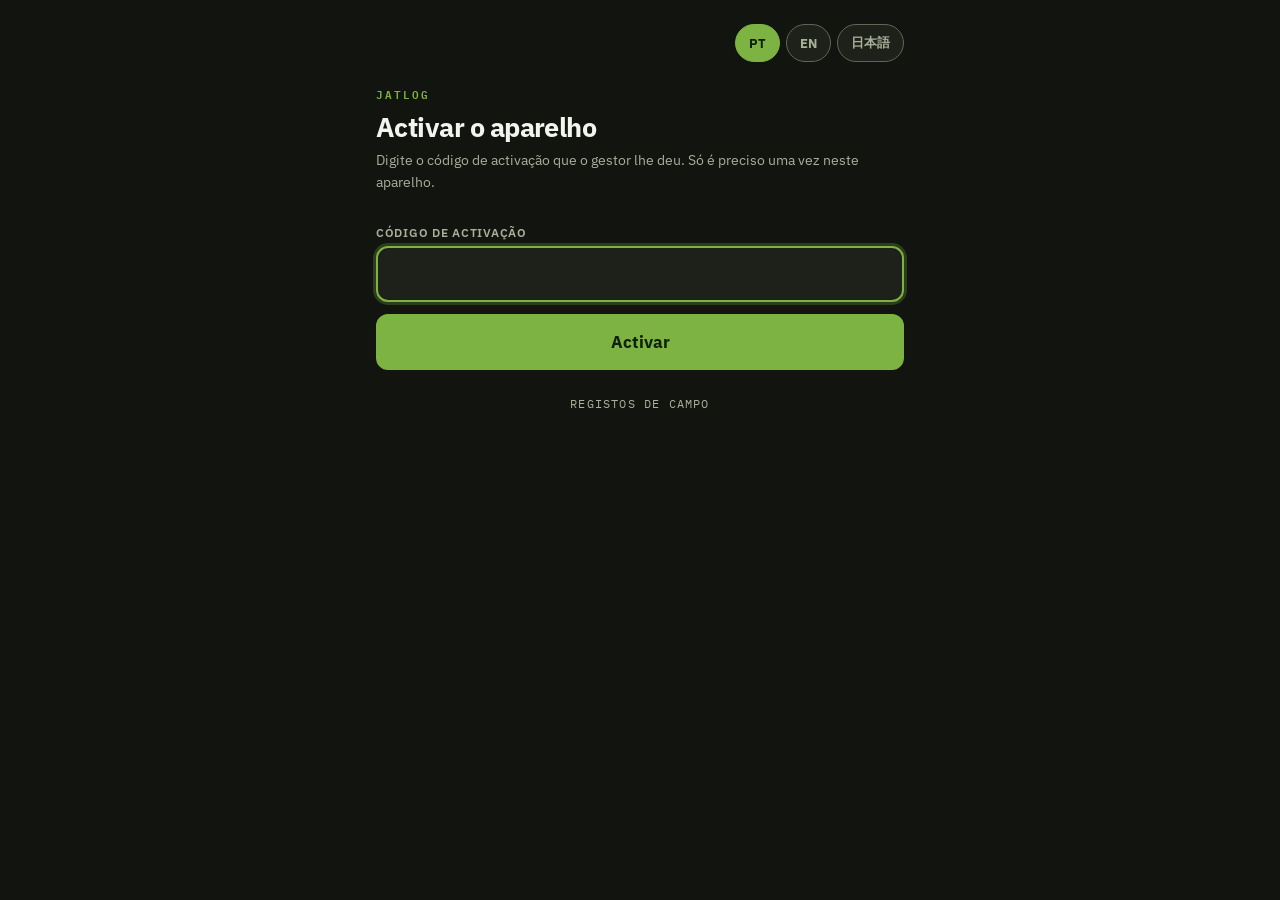
<file: docs/index.html>
<!DOCTYPE html>
<html lang="pt-PT">
<head>
<meta charset="UTF-8">
<meta name="viewport" content="width=device-width, initial-scale=1, maximum-scale=1, user-scalable=no, viewport-fit=cover">
<title>JatLog</title>

<link rel="manifest" href="./manifest.webmanifest">
<meta name="theme-color" content="#12140F">
<meta name="apple-mobile-web-app-capable" content="yes">
<meta name="mobile-web-app-capable" content="yes">
<meta name="apple-mobile-web-app-status-bar-style" content="black-translucent">
<meta name="apple-mobile-web-app-title" content="JatLog">
<link rel="apple-touch-icon" href="./icon-192.png">
<link rel="icon" type="image/png" href="./icon-192.png">

<link rel="preconnect" href="https://fonts.googleapis.com">
<link rel="preconnect" href="https://fonts.gstatic.com" crossorigin>
<link href="https://fonts.googleapis.com/css2?family=IBM+Plex+Mono:wght@400;500;600;700&family=IBM+Plex+Sans:wght@400;500;600;700&display=swap" rel="stylesheet">
<link rel="stylesheet" href="./styles.css">
</head>
<body>

<main id="palco">

  <!-- escolha do idioma: vale para os dois módulos -->
  <div class="idiomas" id="idiomas" hidden></div>

  <!-- ---------------------------------------------------- 0. activação ---- -->
  <section class="ecra" id="ecraActivacao" hidden>
    <div class="login-head">
      <div class="mark">JatLog</div>
      <h1 data-t="activacao.titulo"></h1>
      <p data-t="activacao.texto"></p>
    </div>
    <div class="painel">
      <div class="banner error" id="avisoActivacao" hidden></div>
      <div class="banner info" id="estadoActivacao" data-t="activacao.aVerificar" hidden></div>
      <label class="campo" for="inpCodigo" data-t="activacao.campo"></label>
      <input type="text" id="inpCodigo" autocomplete="off" autocapitalize="off"
             autocorrect="off" spellcheck="false" enterkeyhint="go">
      <button class="btn principal" id="btnActivar" data-t="activacao.botao"></button>
    </div>
    <div class="appfoot" data-t="app.subtitulo"></div>
  </section>

  <!-- ------------------------------------------------------- 1. entrada ---- -->
  <section class="ecra" id="ecraEntrada" hidden>
    <div class="login-head">
      <div class="mark">JatLog</div>
      <h1 data-t="entrada.titulo"></h1>
      <p data-t="entrada.texto"></p>
    </div>
    <div class="painel">
      <div class="banner error" id="avisoEntrada" hidden></div>

      <div class="banner info" id="avisoAdminActivo" data-t="entrada.adminActivo" hidden></div>
      <button class="btn ligacao" id="btnSairAdmin" data-t="entrada.sairAdmin" hidden></button>

      <label class="campo" for="inpNome" data-t="entrada.nome"></label>
      <input type="text" id="inpNome" data-tph="entrada.nomePlaceholder" autocomplete="name"
             autocapitalize="words" enterkeyhint="go">

      <details id="blocoAdmin">
        <summary data-t="entrada.admin"></summary>
        <label class="campo" for="inpSenha" data-t="entrada.senha"></label>
        <input type="password" id="inpSenha" data-tph="entrada.senhaPlaceholder"
               autocomplete="off">
      </details>

      <button class="btn principal" id="btnComecar" data-t="entrada.botao"></button>
    </div>
    <div class="appfoot" data-t="app.rodape"></div>
  </section>

  <!-- ---------------------------------------------------------- 2. menu ---- -->
  <section class="ecra" id="ecraMenu" hidden>
    <div class="login-head">
      <div class="mark">JatLog</div>
      <h1 data-t="menu.titulo"></h1>
      <p id="subMenu"></p>
    </div>

    <!-- Estado do envio numa linha só (2026-08-30). Antes eram dois botões
         de faixa inteira ("Verificar actualização" no topo, "Enviar agora"
         no fundo) mais os crachás dos cartões — o Kaz pediu o ecrã mais
         leve. Com fila: faixa âmbar com o total e o botão de enviar. Sem
         fila: um visto discreto, e nenhum botão — enviar sem nada por
         enviar só dizia "já está tudo enviado". -->
    <div class="estado-envio" id="estadoEnvio" hidden>
      <span id="estadoEnvioTexto"></span>
      <button class="btn mini" id="btnEnviarAgoraMenu" data-t="menu.enviarAgora"></button>
    </div>
    <div class="estado-ok" id="estadoOk" data-t="menu.tudoEnviado" hidden></div>

    <div class="painel">
      <a class="cartao-menu" id="cartaoColheita" href="./colheita/">
        <span class="cartao-t" data-t="menu.colheita"></span>
        <span class="cartao-d" data-t="menu.colheitaDesc"></span>
        <span class="cartao-fila" id="filaColheita" hidden></span>
      </a>

      <a class="cartao-menu" id="cartaoIndia" href="./india/">
        <span class="cartao-t" data-t="menu.india"></span>
        <span class="cartao-d" data-t="menu.indiaDesc"></span>
        <span class="cartao-fila" id="filaIndia" hidden></span>
      </a>

      <a class="cartao-menu" id="cartaoPesagem" href="./pesagem/">
        <span class="cartao-t" data-t="menu.pesagem"></span>
        <span class="cartao-d" data-t="menu.pesagemDesc"></span>
        <span class="cartao-fila" id="filaPesagem" hidden></span>
      </a>
    </div>

    <!-- Manutenção rara, em comprimidos pequenos e não em faixas: quatro
         faixas cinzentas iguais liam-se como quatro decisões do mesmo peso
         que os cartões. O desactivar é o único a vermelho (destrói). -->
    <div class="accoes-mini">
      <button class="btn mini" id="btnSairAdmin2" data-t="entrada.sairAdmin" hidden></button>
      <button class="btn mini" id="btnTrocarUsuario" data-t="geral.trocarUsuario"></button>
      <button class="btn mini" id="btnVerificarAtualizacao" data-t="atualizar.botao"></button>
      <button class="btn mini perigoso" id="btnDesactivar" data-t="menu.desactivar"></button>
    </div>

    <div class="appfoot" data-t="app.rodape"></div>
  </section>

</main>

<div id="brinde" hidden></div>

<script src="./config.js"></script>
<script src="./shell_i18n.js"></script>
<script src="./shell.js"></script>
</body>
</html>
</file>
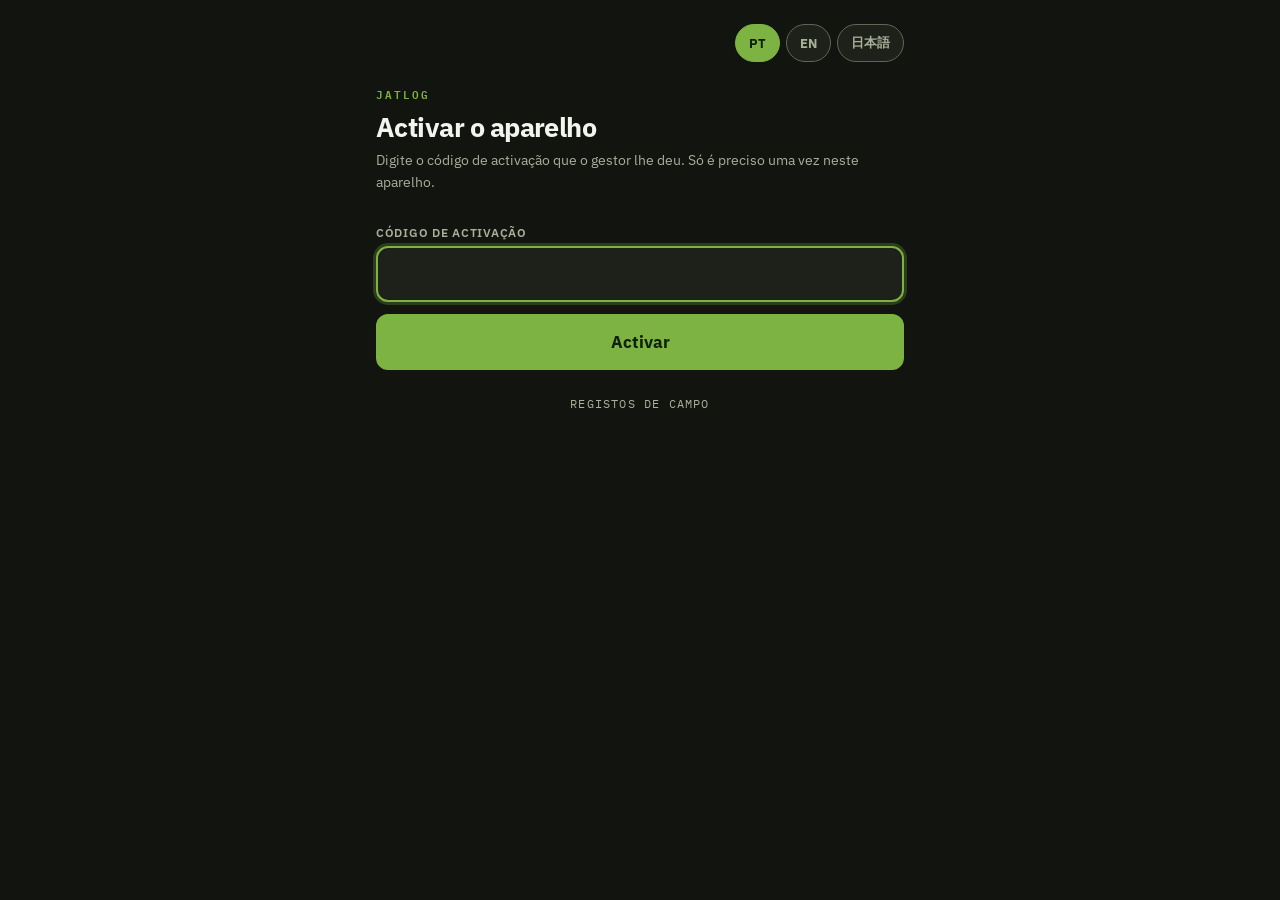
<file: docs/colheita/index.html>
<!DOCTYPE html>
<html lang="pt-PT">
<head>
<meta charset="UTF-8">
<meta name="viewport" content="width=device-width, initial-scale=1, maximum-scale=1, user-scalable=no, viewport-fit=cover">
<title>JatLog</title>

<link rel="manifest" href="../manifest.webmanifest">
<meta name="theme-color" content="#12140F">
<meta name="apple-mobile-web-app-capable" content="yes">
<meta name="mobile-web-app-capable" content="yes">
<meta name="apple-mobile-web-app-status-bar-style" content="black-translucent">
<meta name="apple-mobile-web-app-title" content="JatLog">
<link rel="apple-touch-icon" href="../icon-192.png">
<link rel="icon" type="image/png" href="../icon-192.png">

<link rel="preconnect" href="https://fonts.googleapis.com">
<link rel="preconnect" href="https://fonts.gstatic.com" crossorigin>
<link href="https://fonts.googleapis.com/css2?family=IBM+Plex+Mono:wght@400;500;600;700&family=IBM+Plex+Sans:wght@400;500;600;700&display=swap" rel="stylesheet">
<link rel="stylesheet" href="../styles.css">
<link rel="stylesheet" href="./styles.css">
</head>
<body>

<!-- barra de rede / fila de envio -->
<div id="barra" hidden></div>

<main id="palco">

  <!-- escolha do idioma (só nos ecrãs de entrada) -->
  <div class="idiomas" id="idiomas" hidden></div>

  <!-- A activação e o nome são pedidos uma só vez, no menu (../index.html).
       Este módulo começa já na escolha do local e do mês. -->

  <!-- ------------------------------------------------- 2. local e mês ---- -->
  <section class="ecra" id="ecraLocal" hidden>
    <div class="login-head">
      <div class="mark">JatLog</div>
      <h1 data-t="local.titulo"></h1>
      <p id="subLocal"></p>
    </div>
    <div class="painel">
      <div class="banner error" id="avisoLocal" hidden></div>

      <!-- O local escolhe-se sempre, sem nada pré-marcado: com um valor por
           omissão era fácil registar em Tanheia o que se pesou no 7 de Abril. -->
      <div class="campo" data-t="local.local"></div>
      <div id="escolhaLocal" class="escolhas-local"></div>

      <div class="duas" id="linhaMesAno">
        <div>
          <label class="campo" for="selMes" data-t="local.mes"></label>
          <select id="selMes"></select>
        </div>
        <div>
          <label class="campo" for="selAno" data-t="local.ano"></label>
          <select id="selAno"></select>
        </div>
      </div>
      <button class="btn principal" id="btnContinuar" data-t="local.botao"></button>
    </div>
    <div class="accoes">
      <button class="btn ligacao" id="btnMenu2" data-t="geral.menu"></button>
    </div>

    <!-- Mal se marca um local, aparece aqui o histórico dele com os meses
         todos misturados, do mais novo para o mais velho, com os mesmos
         toques para corrigir do histórico do mês (Kaz, 2026-08-30). O
         servidor já sabia responder: action=log com month vazio. -->
    <div id="historicoLocal" hidden>
      <div class="linha-eyebrow" style="margin-top:26px">
        <div class="eyebrow" data-t="histLocal.titulo"></div>
      </div>
      <div class="banner info" id="histLocalNota" hidden></div>
      <div id="listaHistoricoLocal"></div>
    </div>

    <div class="appfoot" data-t="app.rodape"></div>
  </section>

  <!-- ------------------------------------------------ barra de contexto ---- -->
  <div class="topbar" id="topo" hidden>
    <div class="who">
      <div class="name" id="topoNome"></div>
      <div class="month" id="topoMes"></div>
    </div>
    <div class="counter">
      <div class="num" id="topoNum">0</div>
      <div class="lbl" data-t="topo.registros"></div>
    </div>
  </div>

  <!-- --------------------------------------------------------- 3. busca ---- -->
  <section class="ecra" id="ecraBusca" hidden>
    <div id="linhaMesAdmin" hidden>
      <label class="campo" for="selMesAdmin" data-t="busca.mesAdmin"></label>
      <select id="selMesAdmin"></select>
    </div>

    <div class="banner error" id="avisoBusca" hidden></div>
    <div class="banner ok" id="avisoGravado" hidden></div>

    <div class="eyebrow" id="rotuloBusca"></div>
    <input type="text" id="inpBusca" class="busca" placeholder="1"
           inputmode="numeric" pattern="[0-9]*" enterkeyhint="search"
           autocomplete="off">

    <div class="banner info" data-t="busca.ajuda"></div>

    <button class="btn" id="btnHatena" data-t="busca.hatena" hidden></button>

    <div class="accoes">
      <button class="btn ligacao" id="btnMudarLocal" data-t="busca.mudarLocal"></button>
      <button class="btn ligacao" id="btnMenu" data-t="geral.menu"></button>
    </div>
  </section>

  <!-- ---------------------------------------------------- 4. candidatos ---- -->
  <section class="ecra" id="ecraCandidatos" hidden>
    <div class="banner warn" id="avisoCandidatos"></div>
    <div id="listaCandidatos"></div>
    <button class="btn" id="btnOutroNumero" data-t="candidatos.outro"></button>
  </section>

  <!-- ---------------------------------------------------------- 5. peso ---- -->
  <section class="ecra" id="ecraPeso" hidden>
    <div class="banner error" id="avisoPeso" hidden></div>
    <div class="banner warn" id="avisoJaRegistado" hidden></div>

    <div class="readout">
      <div class="tag" data-t="peso.tag"></div>
      <div class="line-code" id="pesoLinha"></div>
      <div class="sub" id="pesoSub"></div>
    </div>

    <input type="text" id="inpPeso" class="mostrador" placeholder="0.00"
           inputmode="decimal" enterkeyhint="done" autocomplete="off">

    <div class="segmento" id="segPeso">
      <button type="button" data-unidade="kg" class="activo">kg</button>
      <button type="button" data-unidade="g">g</button>
    </div>

    <div class="duas">
      <button class="btn principal" id="btnRegistar" data-t="peso.registar"></button>
      <button class="btn cancelar" id="btnCancelarPeso" data-t="peso.cancelar"></button>
    </div>

    <div class="meta">
      <div class="cell"><div class="k" data-t="peso.mae"></div><div class="v" id="metaMae">-</div></div>
      <div class="cell"><div class="k" data-t="peso.variedade"></div><div class="v" id="metaVariedade">-</div></div>
      <div class="cell"><div class="k" data-t="peso.saco"></div><div class="v" id="metaSaco">-</div></div>
      <div class="cell"><div class="k" data-t="peso.plantas"></div><div class="v" id="metaPlantas">-</div></div>
    </div>
  </section>

  <!-- -------------------------------------------------------- 7. editar ---- -->
  <section class="ecra" id="ecraEditar" hidden>
    <div class="banner error" id="avisoEditar" hidden></div>
    <div class="banner warn" id="cabecalhoEditar"></div>

    <div class="readout">
      <div class="tag" data-t="editar.tag"></div>
      <div class="line-code" id="editarLinha"></div>
      <div class="sub" id="editarSub"></div>
    </div>

    <input type="text" id="inpEditar" class="mostrador" inputmode="decimal"
           enterkeyhint="done" autocomplete="off">

    <div class="segmento" id="segEditar">
      <button type="button" data-unidade="kg" class="activo">kg</button>
      <button type="button" data-unidade="g">g</button>
    </div>

    <div class="duas">
      <button class="btn principal" id="btnGuardarEdicao" data-t="editar.guardar"></button>
      <button class="btn cancelar" id="btnCancelarEdicao" data-t="editar.cancelar"></button>
    </div>

    <div class="accoes">
      <button class="btn apagar" id="btnApagar" data-t="editar.apagar"></button>
    </div>
  </section>

  <!-- -------------------------------------------------------- 8. apagar ---- -->
  <section class="ecra" id="ecraApagar" hidden>
    <div class="banner error" id="avisoApagarTexto"></div>
    <div class="readout">
      <div class="tag" data-t="apagar.tag"></div>
      <div class="line-code" id="apagarLinha"></div>
      <div class="sub" id="apagarSub"></div>
    </div>
    <!-- Aqui, e só aqui, a saída fica à esquerda. Em todos os outros ecrãs o
         botão da esquerda é o que executa (Registar, Guardar); manter essa
         ordem neste punha o apagar definitivo debaixo do polegar que já fez
         duas vezes "guardar". O ecrã de eliminar das medições já está assim. -->
    <div class="duas">
      <button class="btn cancelar" id="btnApagarNao" data-t="apagar.nao"></button>
      <button class="btn perigo" id="btnApagarSim" data-t="apagar.sim"></button>
    </div>
  </section>

  <!-- ------------------------------------------------------- histórico ---- -->
  <div id="historico" hidden>
    <!-- O "enviar agora" mora ao lado do título e só aparece quando há fila
         (ver pintarBarra em app.js): sem nada por enviar não teria nada para
         fazer, e era mais uma faixa a pesar no ecrã (2026-08-30). -->
    <div class="linha-eyebrow" style="margin-top:26px">
      <div class="eyebrow" data-t="historico.titulo"></div>
      <button class="btn mini" id="btnEnviarAgora" data-t="historico.enviarAgora" hidden></button>
    </div>
    <div id="listaHistorico"></div>
  </div>

</main>

<div id="brinde" hidden></div>

<!-- ----------------------------------------- confirmar antes de gravar ---- -->
<!-- Janela pequena por cima do ecrã de peso, não um ecrã inteiro novo — o
     mesmo formato usado no India Rec/pesagem/índia17. Aparece SEMPRE antes de
     gravar, não só quando o valor está fora da faixa — só o aviso e o texto
     do botão principal mudam consoante o caso (ver submeterPeso() em app.js).
     Confirmar fica à esquerda, tal como o Registar do ecrã de peso. -->
<dialog id="dlgConfirmar">
  <h3 data-t="confirmar.tag"></h3>
  <p class="alvoConfirmar" id="alvoConfirmar"></p>
  <div class="banner warn" id="avisoConfirmar" hidden></div>
  <div class="dialogoBotoes">
    <button class="btn principal" id="btnRegistarAssim"></button>
    <button class="btn cancelar" id="btnCorrigir" data-t="confirmar.corrigir"></button>
  </div>
</dialog>

<script src="../config.js"></script>
<script src="./i18n.js"></script>
<script src="./app.js"></script>
</body>
</html>
</file>
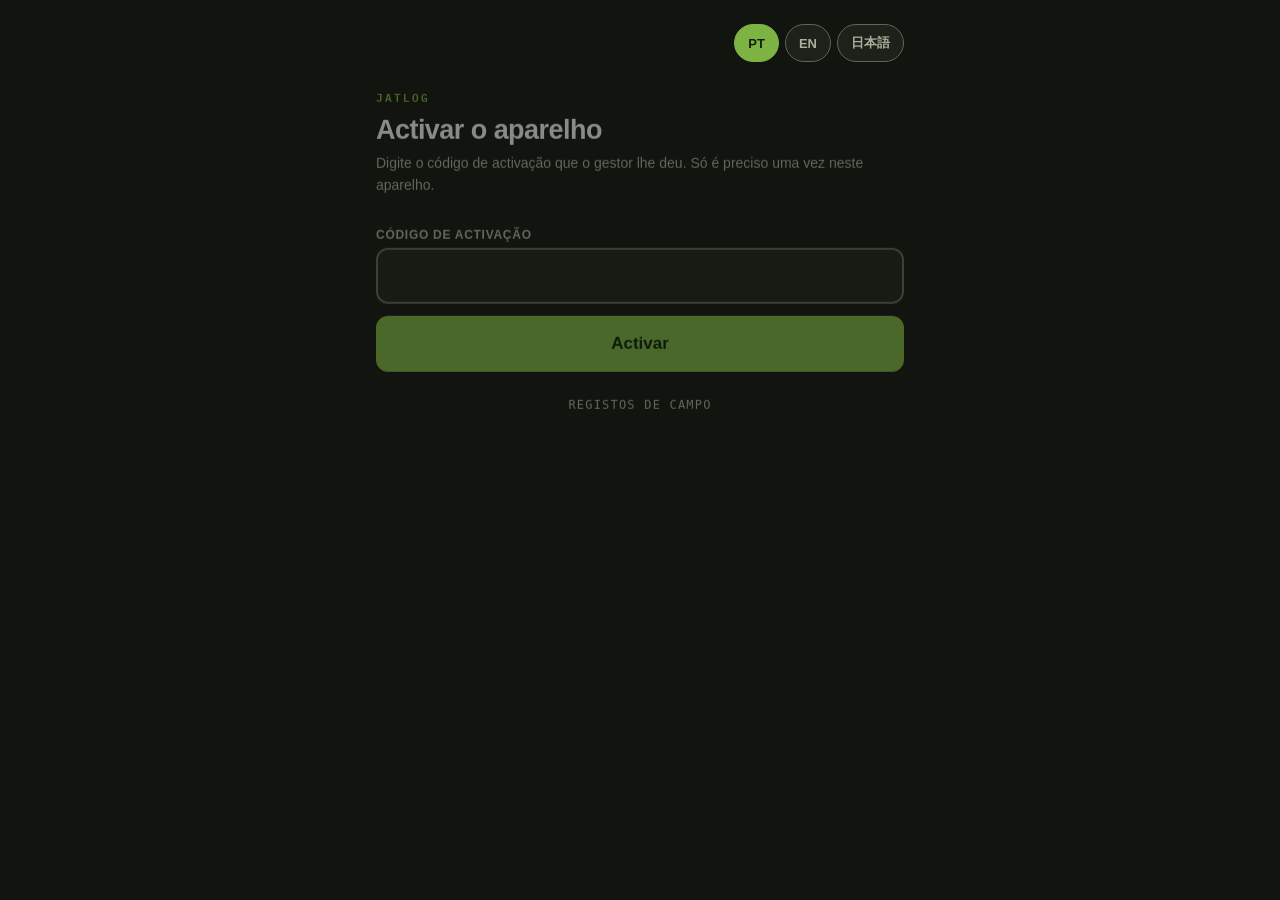
<file: docs/india/index.html>
<!DOCTYPE html>
<html lang="pt-PT">
<head>
<meta charset="utf-8">
<meta name="viewport" content="width=device-width, initial-scale=1, viewport-fit=cover">
<meta name="theme-color" content="#12140f">
<title>JatLog — Medições India</title>
<link rel="manifest" href="../manifest.webmanifest">
<!-- A mesma letra dos outros ecrãs. O Service Worker guarda as fontes numa cache
     própria (jatlog-fontes), por isso sem rede continua a ler-se.
     ⚠ O endereço tem de ser LETRA POR LETRA igual ao de ../index.html e
     ../colheita/index.html — a cache é indexada pelo pedido, e um endereço só
     com o Plex Sans seria outra entrada, que num telemóvel sem rede nunca
     estaria lá. Daí pedir também o Mono, que aqui não se usa.
     Se mesmo assim faltar, a folha de estilo cai para a letra do sistema. -->
<link rel="preconnect" href="https://fonts.googleapis.com">
<link rel="preconnect" href="https://fonts.gstatic.com" crossorigin>
<link href="https://fonts.googleapis.com/css2?family=IBM+Plex+Mono:wght@400;500;600;700&family=IBM+Plex+Sans:wght@400;500;600;700&display=swap" rel="stylesheet">
<link rel="stylesheet" href="styles.css">
<link rel="icon" href="../icon-192.png">
<link rel="apple-touch-icon" href="../icon-192.png">
<meta name="apple-mobile-web-app-capable" content="yes">
<meta name="apple-mobile-web-app-status-bar-style" content="black-translucent">
</head>
<body>

<div id="barraEstado">
  <span id="pontoRede"></span>
  <span id="estadoTexto">Ligado</span>
  <span id="crachaAdmin" data-t="geral.admin" hidden></span>
  <span id="contadorFila" hidden>0</span>
</div>

<main>

<!-- escolha do idioma — só nos ecrãs de entrada -->
<div class="idiomas" id="idiomas" hidden></div>

<!-- A activação e o nome são pedidos uma só vez, no menu (../index.html).
     Este módulo começa já na escolha do levantamento. -->

<!-- ---------------------------------------------------- 2. levantamento ---- -->
<section class="ecra" id="ecraLevantamento" hidden>
  <h1 data-t="lev.titulo"></h1>
  <p class="sub" id="ola"></p>

  <button class="cartao" data-modo="crescimento">
    <b data-t="lev.crescimento"></b>
    <span data-t="lev.crescimento.desc"></span>
  </button>

  <button class="cartao" data-modo="descritores">
    <b data-t="lev.descritores"></b>
    <span data-t="lev.descritores.desc"></span>
  </button>

  <div class="accoes">
    <button class="ligacao" id="ligProgresso" data-t="lev.progresso"></button>
    <button class="ligacao" id="ligHistorico" data-t="lev.registos"></button>
    <button class="ligacao" id="ligMenu" data-t="geral.menu"></button>
  </div>
</section>

<!-- ----------------------------------------------------------- 3. ronda ---- -->
<section class="ecra" id="ecraRonda" hidden>
  <h1 data-t="ronda.titulo"></h1>
  <p class="sub" data-t="ronda.texto"></p>

  <label class="campo" for="inpRonda" data-t="ronda.campo"></label>
  <input type="text" id="inpRonda" autocomplete="off" data-tph="ronda.exemplo">
  <div id="rondasConhecidas"></div>

  <div class="aviso" id="avisoRonda" data-t="ronda.aviso"></div>

  <button class="btn" id="btnRonda" data-t="entrada.continuar"></button>
  <div class="accoes">
    <button class="ligacao" data-voltar="ecraLevantamento" data-t="geral.voltar"></button>
  </div>
</section>

<!-- ---------------------------------------------------------- 4. planta ----
     Tudo isto tem de caber num ecrã de telemóvel sem rolar: o "Continuar"
     estava a ficar por baixo da dobra e havia que arrastar para o encontrar.
     Daí o cabeçalho numa linha só, a grelha em 8 colunas e o botão fixo
     em baixo. -->
<section class="ecra compacto" id="ecraPlanta" hidden>
  <p class="sub linhaTopo" id="subPlanta"></p>

  <div class="grelhaFileiras" id="grelhaFileiras"></div>

  <div class="linhaNumero">
    <div id="visorNumero" class="vazio">—</div>
    <!-- Caso raro: fica de lado e pequeno para não roubar o sítio ao que se
         faz sempre. Só aparece depois de a planta estar escolhida. -->
    <div class="ladoDireito">
      <button class="ligacao discreta" id="ligProximaPorFazer" data-t="planta.proxima"></button>
      <button class="ligacao discreta" id="ligMorta" hidden></button>
    </div>
  </div>

  <div class="teclado" id="teclado">
    <button data-tecla="1">1</button><button data-tecla="2">2</button><button data-tecla="3">3</button>
    <button data-tecla="4">4</button><button data-tecla="5">5</button><button data-tecla="6">6</button>
    <button data-tecla="7">7</button><button data-tecla="8">8</button><button data-tecla="9">9</button>
    <button class="aux" data-tecla="limpar" data-t="planta.limpar"></button>
    <button data-tecla="0">0</button>
    <button class="aux" data-tecla="apagar">←</button>
  </div>

  <!-- Depois do teclado, não antes: se aparecesse aqui empurrava o número e o
       teclado para baixo mal se carregasse na fileira, e quem já tinha o
       polegar no sítio certo passava a acertar ao lado. -->
  <div id="resolvidoPlanta" hidden></div>

  <div class="barraFundo">
    <button class="btn" id="btnPlanta" data-t="entrada.continuar" disabled></button>
    <button class="ligacao centrado" data-voltar="ecraLevantamento" data-t="geral.voltar"></button>
  </div>
</section>

<!-- ------------------------------------------------------ 5. formulário ---- -->
<section class="ecra" id="ecraFormulario" hidden>
  <!-- Depois de gravar entra-se logo no formulário da planta seguinte. O
       cabeçalho diz qual é e serve de botão para a trocar, para não ser
       preciso voltar atrás só para acertar o número. -->
  <!-- A fileira vem primeiro e em grande (2026-08-18): é por aí que se
       confere no terreno. Linhagem e ronda ficam por baixo, secundárias. -->
  <button class="cabecalhoPlanta" id="cabecalhoPlanta">
    <span class="posFileira" id="subForm"></span>
    <span class="idPlanta" id="tituloForm"></span>
    <span class="linhagem" id="linhagemForm"></span>
    <span class="ronda" id="rondaForm" hidden></span>
    <span class="trocar" data-t="form.trocarPlanta"></span>
  </button>
  <div id="avisoEdicao" class="aviso" hidden></div>

  <!-- Marcar a planta morta sem ter de recuar ao ecrã do número: quando se vai
       a andar pela fileira, a planta seguinte já vem aberta e dar meia-volta só
       para dizer que está morta custava três toques. -->
  <button class="ligacao mortaForm" id="ligMortaForm"></button>

  <div id="camposForm"></div>

  <!-- A ordem é a de sempre: Voltar primeiro, Eliminar depois. Trocá-la punha o
       botão destrutivo no sítio onde a mão já sabia encontrar o Voltar. -->
  <div class="accoes">
    <button class="ligacao" id="ligTrocarPlanta" data-t="geral.voltar"></button>
    <button class="btn perigo" id="btnEliminar" data-t="form.eliminar" hidden></button>
  </div>

  <div class="barraFundo">
    <button class="btn" id="btnEnviar"></button>
  </div>
</section>

<!-- -------------------------------------------------------- 6. progresso ---- -->
<section class="ecra" id="ecraProgresso" hidden>
  <h1 data-t="prog.titulo"></h1>
  <p class="sub" id="subProgresso"></p>
  <div id="totalProgresso"></div>
  <div id="listaFileiras"></div>
  <div class="accoes">
    <button class="btn secundario" id="btnActualizarProgresso" data-t="prog.actualizar"></button>
    <button class="ligacao" data-voltar="ecraLevantamento" data-t="geral.voltar"></button>
  </div>
</section>

<!-- -------------------------------------------------------- 7. histórico ---- -->
<section class="ecra" id="ecraHistorico" hidden>
  <h1 data-t="hist.titulo"></h1>
  <p class="sub" id="subHistorico"></p>

  <!-- Procurar pela planta, e não pela ordem em que foi gravada. Quem vem
       aqui vem quase sempre corrigir uma planta concreta, e percorrer uma
       lista por data para a encontrar era o que estava a custar. A grelha é a
       mesma do ecrã de medição, para não haver dois sítios a aprender. -->
  <div class="grelhaFileiras" id="grelhaFileirasHist"></div>
  <div id="plantasDaFileira" hidden></div>

  <div class="abas" id="abasHistorico">
    <button class="aba activo" data-aba="aparelho" data-t="hist.aparelho"></button>
    <button class="aba" data-aba="todos" data-t="hist.todos"></button>
  </div>

  <ul class="listaEnvios" id="listaHistorico"></ul>

  <div class="accoes">
    <button class="btn secundario" id="btnForcarEnvio" data-t="hist.forcar"></button>

    <!-- Porque falhou o último envio. Sem isto, uma fila que não sobe não diz
         nada a quem está no campo — foi o que aconteceu a 13 de Agosto. -->
    <div class="aviso" id="avisoEnvio" hidden></div>

    <button class="ligacao" data-voltar="ecraLevantamento" data-t="geral.voltar"></button>
  </div>
</section>

</main>

<div id="brinde" hidden></div>

<!-- ------------------------------------------- diálogo: confirmar o registo --
     Aparece SEMPRE antes de gravar, não só quando falta alguma coisa: é o
     último sítio onde se vê o que se está prestes a mandar, e para que
     planta. Quando há campos por preencher, a pergunta vem primeiro pelo
     que a planta não tem ("não há fruto?") e só depois pelos campos. -->
<dialog id="dlgIncompleto">
  <h3 data-t="dlg.confirmarTitulo"></h3>
  <p class="alvoConfirmar" id="alvoConfirmar"></p>
  <div id="semObjectos"></div>
  <div id="resumoValores"></div>
  <details id="detalheVazios">
    <summary data-t="dlg.verCamposVazios"></summary>
    <ul id="listaVazios"></ul>
  </details>
  <p class="notaDialogo" data-t="dlg.faltamNota"></p>
  <!-- O confirmar fica à esquerda, tal como no resto da app — mesma ordem
       em todo o lado (2026-08-28). -->
  <div class="dialogoBotoes">
    <button class="btn" id="btnEnviarAssim" data-t="dlg.confirmar"></button>
    <button class="btn secundario" id="btnVoltarPreencher" data-t="dlg.corrigir"></button>
  </div>
</dialog>

<!-- ------------------------------------------- diálogo: eliminar registo -- -->
<dialog id="dlgEliminar">
  <h3 data-t="dlg.eliminarTitulo"></h3>
  <p id="textoEliminar"></p>
  <ul id="listaEliminar"></ul>
  <p data-t="dlg.eliminarNota"></p>
  <div class="dialogoBotoes">
    <button class="btn secundario" id="btnNaoEliminar" data-t="geral.voltar"></button>
    <button class="btn perigo" id="btnConfirmarEliminar" data-t="dlg.eliminar"></button>
  </div>
</dialog>

<script src="../config.js"></script>
<script src="i18n.js"></script>
<script src="app.js"></script>
</body>
</html>
</file>
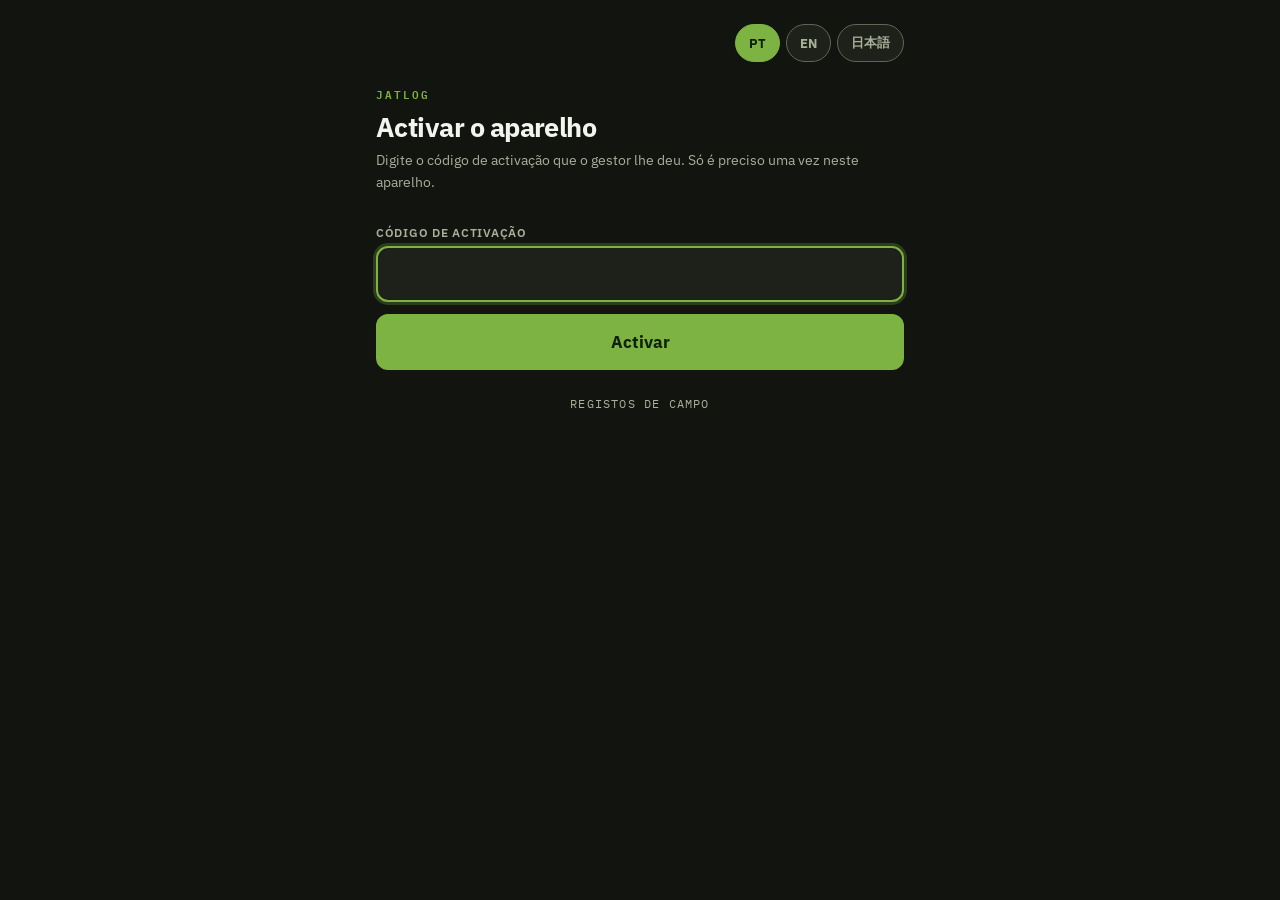
<file: docs/india17/index.html>
<!DOCTYPE html>
<html lang="pt-PT">
<head>
<meta charset="UTF-8">
<meta name="viewport" content="width=device-width, initial-scale=1, maximum-scale=1, user-scalable=no, viewport-fit=cover">
<title>JatLog — Índia 17</title>

<link rel="manifest" href="../manifest.webmanifest">
<meta name="theme-color" content="#12140F">
<meta name="apple-mobile-web-app-capable" content="yes">
<meta name="mobile-web-app-capable" content="yes">
<meta name="apple-mobile-web-app-status-bar-style" content="black-translucent">
<meta name="apple-mobile-web-app-title" content="JatLog">
<link rel="apple-touch-icon" href="../icon-192.png">
<link rel="icon" type="image/png" href="../icon-192.png">

<link rel="preconnect" href="https://fonts.googleapis.com">
<link rel="preconnect" href="https://fonts.gstatic.com" crossorigin>
<link href="https://fonts.googleapis.com/css2?family=IBM+Plex+Mono:wght@400;500;600;700&family=IBM+Plex+Sans:wght@400;500;600;700&display=swap" rel="stylesheet">
<link rel="stylesheet" href="../styles.css">
<link rel="stylesheet" href="./styles.css">
</head>
<body>

<!-- barra de rede / fila de envio -->
<div id="barra" hidden></div>

<main id="palco">

  <!-- escolha do idioma (só no ecrã de entrada) -->
  <div class="idiomas" id="idiomas" hidden></div>

  <!-- A activação e o nome são pedidos no menu (../index.html), comum aos
       quatro módulos. Este módulo começa já na escolha do mês. -->

  <!-- --------------------------------------------------------- 1. mês ---- -->
  <section class="ecra" id="ecraMes" hidden>
    <div class="login-head">
      <div class="mark">JatLog</div>
      <h1 data-t="mes.titulo"></h1>
      <p id="subMes"></p>
    </div>
    <div class="painel">
      <div class="banner error" id="avisoMes" hidden></div>

      <!-- Pulldown, tal como o mês/ano da colheita (Tanheia/7 de Abril) — mesmo
           formato de ecrã em todos os locais. Sem nada pré-marcado: com um
           valor por omissão era fácil registar no mês errado. -->
      <label class="campo" for="selMes" data-t="mes.campo"></label>
      <select id="selMes"></select>

      <button class="btn principal" id="btnContinuar" data-t="mes.botao"></button>
    </div>
    <div class="accoes">
      <button class="btn ligacao" id="btnMenu2" data-t="geral.menu"></button>
    </div>
    <div class="appfoot" data-t="app.rodape"></div>
  </section>

  <!-- ------------------------------------------------ barra de contexto ---- -->
  <div class="topbar" id="topo" hidden>
    <div class="who">
      <div class="name" id="topoNome"></div>
      <div class="month" id="topoMes"></div>
    </div>
    <div class="counter">
      <div class="num" id="topoNum">0</div>
      <div class="lbl" data-t="topo.registos"></div>
    </div>
  </div>

  <!-- ----------------------------------------------------- 2. Source ID ---- -->
  <section class="ecra" id="ecraLista" hidden>
    <div class="banner error" id="avisoLista" hidden></div>
    <div class="banner ok" id="avisoGravado" hidden></div>

    <div class="eyebrow" data-t="lista.titulo"></div>
    <input type="text" id="buscaId" class="busca-mae" autocomplete="off"
           inputmode="text" enterkeyhint="go">
    <div id="listaIds"></div>

    <button class="btn" id="btnHatena" data-t="lista.hatena"></button>

    <div class="accoes">
      <button class="btn ligacao" id="btnMudarMes" data-t="lista.mudarMes"></button>
      <button class="btn ligacao" id="btnMenu" data-t="geral.menu"></button>
    </div>
  </section>

  <!-- ---------------------------------------------------------- 3. peso ---- -->
  <section class="ecra" id="ecraPeso" hidden>
    <div class="banner error" id="avisoPeso" hidden></div>

    <div class="readout">
      <div class="tag" data-t="peso.tag"></div>
      <div class="line-code" id="pesoId"></div>
      <div class="sub" id="pesoSub"></div>
    </div>

    <input type="text" id="inpPeso" class="mostrador" placeholder="0.00"
           inputmode="decimal" enterkeyhint="done" autocomplete="off">

    <div class="segmento" id="segPeso">
      <button type="button" data-unidade="kg" class="activo">kg</button>
      <button type="button" data-unidade="g">g</button>
    </div>

    <div class="duas">
      <button class="btn principal" id="btnRegistar" data-t="peso.registar"></button>
      <button class="btn cancelar" id="btnCancelarPeso" data-t="peso.cancelar"></button>
    </div>
  </section>

  <!-- -------------------------------------------------------- 5. editar ---- -->
  <section class="ecra" id="ecraEditar" hidden>
    <div class="banner error" id="avisoEditar" hidden></div>
    <div class="banner warn" id="cabecalhoEditar"></div>

    <div class="readout">
      <div class="tag" data-t="editar.tag"></div>
      <div class="line-code" id="editarId"></div>
      <div class="sub" id="editarSub"></div>
    </div>

    <input type="text" id="inpEditar" class="mostrador" inputmode="decimal"
           enterkeyhint="done" autocomplete="off">

    <div class="segmento" id="segEditar">
      <button type="button" data-unidade="kg" class="activo">kg</button>
      <button type="button" data-unidade="g">g</button>
    </div>

    <div class="duas">
      <button class="btn principal" id="btnGuardarEdicao" data-t="editar.guardar"></button>
      <button class="btn cancelar" id="btnCancelarEdicao" data-t="editar.cancelar"></button>
    </div>

    <div class="accoes">
      <button class="btn apagar" id="btnApagar" data-t="editar.apagar"></button>
    </div>
  </section>

  <!-- -------------------------------------------------------- 6. apagar ---- -->
  <section class="ecra" id="ecraApagar" hidden>
    <div class="banner error" id="avisoApagarTexto"></div>
    <div class="readout">
      <div class="tag" data-t="apagar.tag"></div>
      <div class="line-code" id="apagarId"></div>
      <div class="sub" id="apagarSub"></div>
    </div>
    <div class="duas">
      <button class="btn cancelar" id="btnApagarNao" data-t="apagar.nao"></button>
      <button class="btn perigo" id="btnApagarSim" data-t="apagar.sim"></button>
    </div>
  </section>

  <!-- ------------------------------------------------------- histórico ---- -->
  <div id="historico" hidden>
    <!-- O "enviar agora" mora ao lado do título e só aparece quando há fila
         (ver pintarBarra em app.js): sem nada por enviar não teria nada para
         fazer, e era mais uma faixa a pesar no ecrã (2026-08-30). -->
    <div class="linha-eyebrow" style="margin-top:26px">
      <div class="eyebrow" data-t="historico.titulo"></div>
      <button class="btn mini" id="btnEnviarAgora" data-t="historico.enviarAgora" hidden></button>
    </div>
    <div id="listaHistorico"></div>
  </div>

</main>

<div id="brinde" hidden></div>

<!-- ----------------------------------------- confirmar antes de gravar ---- -->
<!-- Janela pequena por cima do ecrã de peso, não um ecrã inteiro novo — o
     mesmo formato usado na pesagem/India Rec. -->
<dialog id="dlgConfirmar">
  <h3 data-t="confirmar.tag"></h3>
  <p class="alvoConfirmar" id="alvoConfirmar"></p>
  <div class="banner warn" id="avisoConfirmar" hidden></div>
  <!-- O confirmar fica à esquerda, tal como no ecrã de peso (Registar/Cancelar)
       e na colheita/pesagem — mesma ordem em todo o lado (2026-08-28). -->
  <div class="dialogoBotoes">
    <!-- o texto muda consoante haja ou não aviso de faixa — ver submeterPeso() em app.js -->
    <button class="btn principal" id="btnRegistarAssim"></button>
    <button class="btn cancelar" id="btnCorrigir" data-t="confirmar.corrigir"></button>
  </div>
</dialog>

<script src="../config.js"></script>
<script src="./i18n.js"></script>
<script src="./app.js"></script>
</body>
</html>
</file>
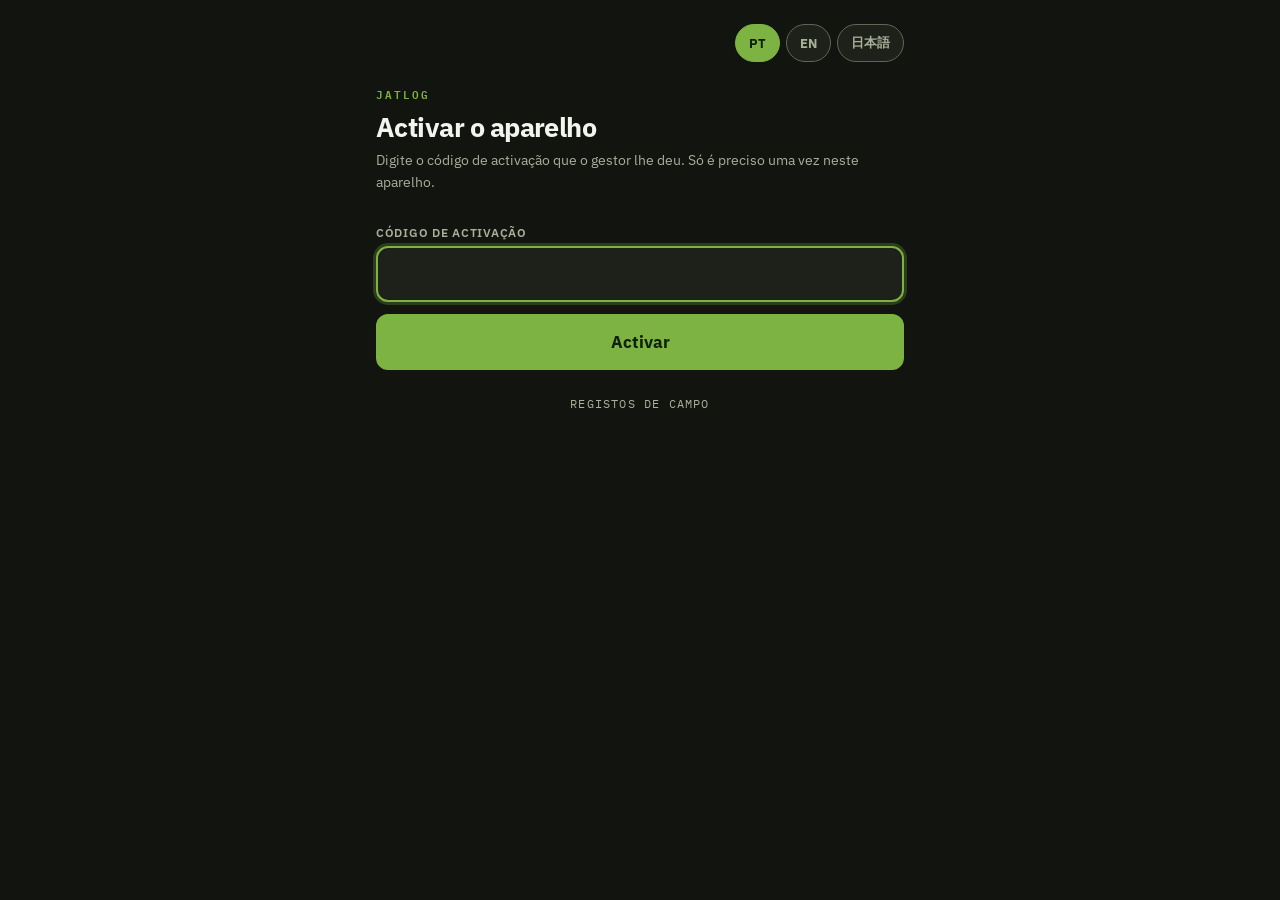
<file: docs/pesagem/index.html>
<!DOCTYPE html>
<html lang="pt-PT">
<head>
<meta charset="UTF-8">
<meta name="viewport" content="width=device-width, initial-scale=1, maximum-scale=1, user-scalable=no, viewport-fit=cover">
<title>JatLog — Pesagem</title>

<link rel="manifest" href="../manifest.webmanifest">
<meta name="theme-color" content="#12140F">
<meta name="apple-mobile-web-app-capable" content="yes">
<meta name="mobile-web-app-capable" content="yes">
<meta name="apple-mobile-web-app-status-bar-style" content="black-translucent">
<meta name="apple-mobile-web-app-title" content="JatLog">
<link rel="apple-touch-icon" href="../icon-192.png">
<link rel="icon" type="image/png" href="../icon-192.png">

<link rel="preconnect" href="https://fonts.googleapis.com">
<link rel="preconnect" href="https://fonts.gstatic.com" crossorigin>
<link href="https://fonts.googleapis.com/css2?family=IBM+Plex+Mono:wght@400;500;600;700&family=IBM+Plex+Sans:wght@400;500;600;700&display=swap" rel="stylesheet">
<link rel="stylesheet" href="../styles.css">
<link rel="stylesheet" href="./styles.css">
</head>
<body>

<!-- barra de rede / fila de envio -->
<div id="barra" hidden></div>

<main id="palco">

  <!-- escolha do idioma (só no ecrã de entrada) -->
  <div class="idiomas" id="idiomas" hidden></div>

  <!-- A activação e o nome são pedidos no menu (../index.html), comum aos
       três módulos. Este módulo começa já na escolha da época. -->

  <!-- ------------------------------------------------------- 1. época ---- -->
  <section class="ecra" id="ecraEpoca" hidden>
    <div class="login-head">
      <div class="mark">JatLog</div>
      <h1 data-t="epoca.titulo"></h1>
      <p id="subEpoca"></p>
    </div>
    <div class="painel">
      <div class="banner error" id="avisoEpoca" hidden></div>

      <!-- A época escolhe-se sempre, sem nada pré-marcado: com um valor por
           omissão era fácil pesar sacos da campanha errada. -->
      <div class="campo" data-t="epoca.campo"></div>
      <div id="escolhaEpoca" class="escolhas-local"></div>

      <button class="btn principal" id="btnContinuar" data-t="epoca.botao"></button>
    </div>
    <div class="accoes">
      <button class="btn ligacao" id="btnMenu2" data-t="geral.menu"></button>
    </div>

    <!-- Mal se marca uma época, aparece aqui o histórico com as duas épocas
         misturadas, do mais novo para o mais velho, com os mesmos toques
         para corrigir do histórico normal (Kaz, 2026-08-30 — o mesmo que o
         ecrã do local da colheita). action=log com season vazia. -->
    <div id="historicoEpoca" hidden>
      <div class="linha-eyebrow" style="margin-top:26px">
        <div class="eyebrow" data-t="histEpoca.titulo"></div>
      </div>
      <div class="banner info" id="histEpocaNota" hidden></div>
      <div id="listaHistoricoEpoca"></div>
    </div>

    <div class="appfoot" data-t="app.rodape"></div>
  </section>

  <!-- ------------------------------------------------ barra de contexto ---- -->
  <div class="topbar" id="topo" hidden>
    <div class="who">
      <div class="name" id="topoNome"></div>
      <div class="month" id="topoEpoca"></div>
    </div>
    <div class="counter">
      <div class="num" id="topoNum">0</div>
      <div class="lbl" data-t="topo.sacos"></div>
    </div>
  </div>

  <!-- ------------------------------------------------- 2. planta-mãe ---- -->
  <section class="ecra" id="ecraLista" hidden>
    <div class="banner error" id="avisoLista" hidden></div>
    <div class="banner ok" id="avisoGravado" hidden></div>

    <div class="eyebrow" data-t="lista.titulo"></div>
    <input type="text" id="buscaMae" class="busca-mae" autocomplete="off"
           inputmode="text" enterkeyhint="go">
    <div id="listaMaes"></div>

    <div class="accoes">
      <button class="btn ligacao" id="btnMudarEpoca" data-t="lista.mudarEpoca"></button>
      <button class="btn ligacao" id="btnMenu" data-t="geral.menu"></button>
    </div>
  </section>

  <!-- ---------------------------------------------------------- 3. peso ---- -->
  <section class="ecra" id="ecraPeso" hidden>
    <div class="banner error" id="avisoPeso" hidden></div>

    <div class="readout">
      <div class="tag" data-t="peso.tag"></div>
      <div class="line-code" id="pesoMae"></div>
      <div class="sub" id="pesoSub"></div>
    </div>

    <input type="text" id="inpPeso" class="mostrador" placeholder="0.00"
           inputmode="decimal" enterkeyhint="done" autocomplete="off">

    <div class="segmento" id="segPeso">
      <button type="button" data-unidade="kg" class="activo">kg</button>
      <button type="button" data-unidade="g">g</button>
    </div>

    <div class="duas">
      <button class="btn principal" id="btnRegistar" data-t="peso.registar"></button>
      <button class="btn cancelar" id="btnCancelarPeso" data-t="peso.cancelar"></button>
    </div>
  </section>

  <!-- -------------------------------------------------------- 5. editar ---- -->
  <section class="ecra" id="ecraEditar" hidden>
    <div class="banner error" id="avisoEditar" hidden></div>
    <div class="banner warn" id="cabecalhoEditar"></div>

    <div class="readout">
      <div class="tag" data-t="editar.tag"></div>
      <div class="line-code" id="editarMae"></div>
      <div class="sub" id="editarSub"></div>
    </div>

    <input type="text" id="inpEditar" class="mostrador" inputmode="decimal"
           enterkeyhint="done" autocomplete="off">

    <div class="segmento" id="segEditar">
      <button type="button" data-unidade="kg" class="activo">kg</button>
      <button type="button" data-unidade="g">g</button>
    </div>

    <div class="duas">
      <button class="btn principal" id="btnGuardarEdicao" data-t="editar.guardar"></button>
      <button class="btn cancelar" id="btnCancelarEdicao" data-t="editar.cancelar"></button>
    </div>

    <div class="accoes">
      <button class="btn apagar" id="btnApagar" data-t="editar.apagar"></button>
    </div>
  </section>

  <!-- -------------------------------------------------------- 6. apagar ---- -->
  <section class="ecra" id="ecraApagar" hidden>
    <div class="banner error" id="avisoApagarTexto"></div>
    <div class="readout">
      <div class="tag" data-t="apagar.tag"></div>
      <div class="line-code" id="apagarMae"></div>
      <div class="sub" id="apagarSub"></div>
    </div>
    <!-- Aqui, e só aqui, a saída fica à esquerda — mesma razão da colheita:
         o botão da esquerda em todos os outros ecrãs executa (Registar,
         Guardar), e manter essa ordem punha o apagar definitivo debaixo do
         polegar que já fez duas vezes "guardar". -->
    <div class="duas">
      <button class="btn cancelar" id="btnApagarNao" data-t="apagar.nao"></button>
      <button class="btn perigo" id="btnApagarSim" data-t="apagar.sim"></button>
    </div>
  </section>

  <!-- ------------------------------------------------------- histórico ---- -->
  <div id="historico" hidden>
    <!-- O "enviar agora" mora ao lado do título e só aparece quando há fila
         (ver pintarBarra em app.js): sem nada por enviar não teria nada para
         fazer, e era mais uma faixa a pesar no ecrã (2026-08-30). -->
    <div class="linha-eyebrow" style="margin-top:26px">
      <div class="eyebrow" data-t="historico.titulo"></div>
      <button class="btn mini" id="btnEnviarAgora" data-t="historico.enviarAgora" hidden></button>
    </div>
    <div id="listaHistorico"></div>
  </div>

</main>

<div id="brinde" hidden></div>

<!-- ----------------------------------------- confirmar antes de gravar ---- -->
<!-- Janela pequena por cima do ecrã de peso, não um ecrã inteiro novo — o
     mesmo formato usado na confirmação do India Rec antes de gravar. -->
<dialog id="dlgConfirmar">
  <h3 data-t="confirmar.tag"></h3>
  <p class="alvoConfirmar" id="alvoConfirmar"></p>
  <div class="banner warn" id="avisoConfirmar" hidden></div>
  <!-- O confirmar fica à esquerda, tal como no ecrã de peso (Registar/Cancelar)
       — o Kaz notou que aqui estava ao contrário (2026-08-28). -->
  <div class="dialogoBotoes">
    <!-- o texto muda consoante haja ou não aviso de faixa — ver submeterPeso() em app.js -->
    <button class="btn principal" id="btnRegistarAssim"></button>
    <button class="btn cancelar" id="btnCorrigir" data-t="confirmar.corrigir"></button>
  </div>
</dialog>

<script src="../config.js"></script>
<script src="./i18n.js"></script>
<script src="./app.js"></script>
</body>
</html>
</file>
<file: docs/styles.css>
/* JatLog — entrada comum e módulo da colheita.
 *
 * O desenho veio da aplicação Streamlit ("balança"), mas as cores são as do
 * módulo das medições: fundo escuro e verde-limão, pensados para se ler ao sol
 * (Kaz, 2026-08-11: "juntem-se no escuro"). A estrutura das classes e as
 * medidas não mudaram — só a paleta.
 *
 * Os nomes das variáveis são os de sempre para não haver que reescrever o
 * ficheiro todo; o que mudou foi o valor. `--card` é o painel, `--ink` é o
 * texto claro, `--green` é o acento. `--sobre-verde` é o texto que assenta
 * por cima do acento (nunca branco: sobre este verde não tem contraste).
 */

:root {
  --ink:         #F2F4EE;
  --ink-soft:    #A8B09A;
  --ink-fraco:   #6F7A63;
  --line:        #3D4234;
  --bg:          #12140F;
  --card:        #1E2119;
  --card2:       #2A2E23;
  --green:       #7CB342;
  --green-dark:  #558B2F;
  --green-soft:  #17400F;
  --sobre-verde: #10210A;
  --amber:       #F9A825;
  --amber-soft:  #4A3C0C;
  --red:         #E53935;
  --red-soft:    #4A1414;
  --panel:       #0B0D09;
  --digit:       #B6E88A;
  --shadow:      0 1px 2px rgba(0,0,0,.35), 0 6px 20px rgba(0,0,0,.30);
  /* O IBM Plex Sans nao tem japones: sem os nomes a seguir, o japones caia no
     que o sistema escolhesse e as duas escritas ficavam com pesos diferentes
     na mesma linha. Estas familias sao as do proprio aparelho, nao se descarregam. */
  --font-ui:    'IBM Plex Sans', 'IBM Plex Sans JP', 'Noto Sans JP', 'Hiragino Sans', 'Yu Gothic', -apple-system, BlinkMacSystemFont, 'Segoe UI', sans-serif;
  --font-mono:  'IBM Plex Mono', ui-monospace, SFMono-Regular, Menlo, monospace;

  /* Duas medidas de canto e não seis: os controlos são 12, as caixas que os
     contêm são 16. Chegar a duas foi o que tirou o ar de remendo. */
  --r-ctl:  12px;
  --r-card: 16px;
  /* Superfície dos comandos secundários: nem vazio nem painel, para se ver que
     se pode tocar sem competir com o botão principal. */
  --quiet:  #232719;
  /* O contorno do que se pode tocar. --line (1.8:1 contra o fundo) chega para
     um fio de separacao, mas ao sol nao chega para dizer "isto e um comando":
     este esta nos 3:1 que as normas pedem para o limite de um controlo.
     Manter os dois separados e o que faz os comandos saltar e as divisorias
     ficarem quietas. */
  --line-forte: #5F6752;
  /* Contorno do que destroi. Vermelho apagado: le-se como aviso sem gritar. */
  --red-linha:  #6B2A26;
}

/* Uma classe nunca deve vencer o atributo hidden (erro já cometido no India Rec). */
[hidden] { display: none !important; }

* { box-sizing: border-box; }

html, body {
  margin: 0;
  padding: 0;
  background: var(--bg);
  color: var(--ink);
  font-family: var(--font-ui);
  -webkit-text-size-adjust: 100%;
  -webkit-tap-highlight-color: transparent;
  overscroll-behavior-y: none;
}

#palco {
  max-width: 560px;
  margin: 0 auto;
  padding: calc(env(safe-area-inset-top, 0px) + 14px) 16px
           calc(env(safe-area-inset-bottom, 0px) + 40px);
}

@keyframes rise { from { opacity: 0; transform: translateY(6px); } to { opacity: 1; transform: none; } }
.ecra { animation: rise .18s ease-out; }

/* ================= barra de rede / fila ================= */
/* os mesmos tons da barra de estado do módulo das medições */
#barra {
  position: sticky;
  top: 0;
  z-index: 50;
  padding: 9px 12px;
  text-align: center;
  font-size: 13px;
  font-weight: 600;
  letter-spacing: .04em;
  color: #fff;
  background: #6D1B1B;
}
#barra.enviando { background: #5D4E12; }
#barra.guardado { background: var(--green-dark); }

/* ================= escolha do idioma ================= */
.idiomas {
  display: flex;
  justify-content: flex-end;
  gap: 6px;
  padding-top: 10px;
}
.idiomas button {
  min-height: 38px;
  border: 1px solid var(--line-forte);
  background: var(--card);
  color: var(--ink-soft);
  font-family: var(--font-ui);
  font-size: 13px;
  font-weight: 700;
  padding: 7px 13px;
  border-radius: 999px;
  cursor: pointer;
}
.idiomas button.activo {
  background: var(--green);
  border-color: var(--green);
  color: var(--sobre-verde);
}

/* ================= cabeçalho de entrada ================= */
.login-head { padding: 22px 0 18px; }
.login-head .mark {
  font-family: var(--font-mono);
  font-size: 11px;
  letter-spacing: .18em;
  text-transform: uppercase;
  color: var(--green);
  font-weight: 600;
}
.login-head h1 {
  font-size: 27px;
  font-weight: 700;
  margin: 8px 0 6px;
  line-height: 1.22;
  letter-spacing: -.02em;
}
.login-head p { font-size: 14px; color: var(--ink-soft); margin: 0; line-height: 1.55; }

.appfoot {
  margin-top: 26px;
  font-size: 12px;
  text-align: center;
  font-family: var(--font-mono);
  letter-spacing: .1em;
  text-transform: uppercase;
  color: var(--ink-soft);
}

/* ================= painel de formulário ================= */
.painel { display: block; }

/* ================= menu: estado do envio =================
   Uma linha só, entre o título e os cartões. Âmbar quando há fila (o mesmo
   tom dos crachás "por enviar"), com o botão de enviar dentro; quando não
   há nada, apenas um visto discreto — sem botão, porque não haveria nada
   para o botão fazer. */
.estado-envio {
  display: flex;
  align-items: center;
  justify-content: space-between;
  gap: 12px;
  background: var(--amber-soft);
  border: 1px solid #6B5A1F;
  border-radius: var(--r-ctl);
  padding: 8px 8px 8px 14px;
  color: #F7DD9A;
  font-size: 14.5px;
  font-weight: 700;
}
.estado-envio .btn.mini {
  background: var(--green);
  border-color: var(--green);
  color: var(--sobre-verde);
  font-weight: 700;
}
.estado-ok {
  font-size: 13px;
  color: var(--ink-soft);
  padding: 2px 2px 0;
}

label.campo, div.campo {
  display: block;
  font-size: 12px;
  font-weight: 600;
  letter-spacing: .06em;
  text-transform: uppercase;
  color: var(--ink-soft);
  margin: 14px 0 6px;
}

/* ================= escolha do local ================= */
/* Dois botões grandes em vez de uma lista: qual dos dois campos se está a
   pesar tem de ser uma decisão visível, não um valor que já lá estava. */
.escolhas-local { display: grid; gap: 10px; }
.escolha-local {
  display: block;
  width: 100%;
  text-align: left;
  min-height: 66px;
  padding: 14px 16px;
  background: var(--card);
  border: 2px solid var(--line-forte);
  border-radius: var(--r-card);
  color: var(--ink);
  font-family: var(--font-ui);
  cursor: pointer;
}
.escolha-local b { display: block; font-size: 17px; font-weight: 700; }
.escolha-local span { display: block; margin-top: 3px; font-size: 13px; color: var(--ink-soft); }
.escolha-local.activo {
  background: var(--green);
  border-color: var(--green);
  color: var(--sobre-verde);
}
.escolha-local.activo span { color: var(--sobre-verde); opacity: .8; }
.escolha-local:focus-visible { outline: 3px solid var(--green); outline-offset: 2px; }

input[type="text"], input[type="password"], select {
  width: 100%;
  background: var(--card);
  border: 2px solid var(--line-forte);
  border-radius: var(--r-ctl);
  font-family: var(--font-ui);
  font-size: 17px;
  min-height: 56px;
  padding: 12px 14px;
  /* Sem isto o texto fica encostado ao topo da caixa (a caixa é mais alta
     que uma linha e o input não centra sozinho) — mesma correcção do
     india/styles.css: 56 − 2×borda(2px) − 2×padding vertical(12px) = 28px. */
  line-height: 28px;
  color: var(--ink);
  appearance: none;
  -webkit-appearance: none;
}
select {
  background-image: url("data:image/svg+xml;utf8,<svg xmlns='http://www.w3.org/2000/svg' width='12' height='8'><path d='M1 1l5 5 5-5' fill='none' stroke='%23A8B09A' stroke-width='1.8' stroke-linecap='round'/></svg>");
  background-repeat: no-repeat;
  background-position: right 14px center;
  padding-right: 36px;
}
input:focus, select:focus {
  outline: none;
  border-color: var(--green);
  box-shadow: 0 0 0 3px rgba(124, 179, 66, .25);
}
input::placeholder { color: var(--ink-fraco); }
/* o menu do select é desenhado pelo sistema: sem isto ficava texto claro
   sobre fundo claro em alguns Android */
select option { background: var(--card); color: var(--ink); }

.duas { display: grid; grid-template-columns: 1fr 1fr; gap: 10px; }
.duas > .btn { margin-top: 10px; }

/* o painel é mais claro que os campos que estão lá dentro: no escuro, um campo
   da mesma cor do painel desaparece */
details#blocoAdmin {
  margin-top: 14px;
  border: 1px solid var(--line);
  border-radius: var(--r-ctl);
  background: var(--card2);
  overflow: hidden;
}
details#blocoAdmin summary {
  font-size: 13px;
  color: var(--ink-soft);
  padding: 13px 14px;
  cursor: pointer;
}
details#blocoAdmin > *:not(summary) { margin-left: 14px; margin-right: 14px; }
details#blocoAdmin > input { width: calc(100% - 28px); margin-bottom: 14px; }

/* ================= botões =================
 *
 * Três níveis, e só três:
 *
 *   principal  cheio de verde   — o que se vem fazer a este ecrã (um só)
 *   .btn       contornado       — a alternativa de igual peso (Corrigir, Cancelar)
 *   .ligacao   superfície baixa — ir para outro sítio, ou o caso raro
 *
 * O que havia antes era um texto sublinhado a fazer de botão. Sublinhado quer
 * dizer "ligação de página" em todo o lado menos aqui, não tinha área de toque
 * e ficava a boiar no meio do ecrã. Agora é um comando com corpo, discreto pelo
 * tom e não pelo tamanho — o dedo continua a ter 48px onde acertar.
 */
.btn {
  display: block;
  width: 100%;
  margin-top: 12px;
  border-radius: var(--r-ctl);
  font-family: var(--font-ui);
  font-size: 17px;
  font-weight: 700;
  min-height: 56px;
  padding: 10px 16px;
  border: 2px solid var(--line-forte);
  background: transparent;
  color: var(--ink);
  cursor: pointer;
  transition: transform .08s ease, background .15s ease, border-color .15s ease;
}
.btn:active { transform: scale(.985); background: var(--card2); }
.btn:focus-visible { outline: 3px solid var(--green); outline-offset: 2px; }

.btn.principal {
  background: var(--green);
  border-color: var(--green);
  color: var(--sobre-verde);
}
.btn.principal:active { background: var(--green-dark); border-color: var(--green-dark); }

/* Cancelar e Corrigir desfazem uma intenção — não apagam nada. Estavam de
   vermelho, a gritar tanto como o botão que apaga mesmo, e a seguir ao verde
   o ecrã ficava aos semáforos. O vermelho passou a valer só para o que
   destrói. Hoje é igual ao .btn simples — o mesmo papel, o mesmo aspecto. */
.btn.cancelar { background: transparent; border-color: var(--line-forte); color: var(--ink); }

.btn.perigo { background: var(--red); border-color: var(--red); color: #fff; }
.btn.perigo:active { background: #B71C1C; border-color: #B71C1C; }

.btn.ligacao {
  background: var(--quiet);
  border: 1px solid var(--line-forte);
  color: var(--ink-soft);
  font-size: 15px;
  font-weight: 600;
  min-height: 48px;
  margin-top: 8px;
  padding: 12px 14px;
  text-decoration: none;
}
.btn.ligacao:active { background: var(--card2); color: var(--ink); }

/* Apagar mora com as ligações — mesma forma, mesmo peso — e distingue-se só
   pela cor. Continua a passar por uma confirmação antes de fazer alguma coisa. */
.btn.apagar {
  background: transparent;
  border: 1px solid var(--red-linha);
  color: #FF8A80;
  font-size: 15px;
  font-weight: 600;
  min-height: 48px;
  margin-top: 8px;
  padding: 12px 14px;
  text-decoration: none;
}
.btn.apagar:active { background: var(--red-soft); border-color: var(--red); }

/* Comprimido pequeno: comandos raros ou de apoio que não merecem uma faixa
   inteira (trocar de utilizador, verificar actualização, enviar agora ao
   lado de um título). Redondo para não se confundir com os .btn de faixa;
   ainda com 40px de altura para o dedo. */
.btn.mini {
  display: inline-block;
  width: auto;
  margin-top: 0;
  min-height: 40px;
  padding: 8px 14px;
  border: 1px solid var(--line-forte);
  border-radius: 999px;
  background: var(--quiet);
  color: var(--ink);
  font-size: 13.5px;
  font-weight: 600;
}
.btn.mini:active { background: var(--card2); }
/* o único mini a vermelho: o que apaga a activação do aparelho */
.btn.mini.perigoso { background: transparent; border-color: var(--red-linha); color: #FF8A80; }
.btn.mini.perigoso:active { background: var(--red-soft); border-color: var(--red); }

/* Desactivado não pode ser "o mesmo a 45%": a opacidade apagava o verde e a
   letra por igual, e o rótulo do Continuar ficava exactamente da cor do fundo
   do próprio botão — ilegível, e ainda por cima verde, isto é, com ar de estar
   pronto a carregar. Aqui perde a cor e ganha o tom de coisa inerte.
   ⚠ Tem de vir DEPOIS das variantes e nomeá-las uma a uma: `.btn.principal`
   tem a mesma especificidade que `.btn[disabled]`, por isso a regra que estiver
   mais abaixo é a que pinta. Já aconteceu — o botão desligado voltou a verde. */
.btn[disabled],
.btn.principal[disabled],
.btn.cancelar[disabled],
.btn.perigo[disabled],
.btn.ligacao[disabled],
.btn.apagar[disabled] {
  background: var(--card2);
  border-color: var(--line);
  color: var(--ink-soft);
  cursor: default;
}
.btn[disabled]:active { transform: none; background: var(--card2); }

/* ⚠ O rato não existe no campo, mas o :hover existe no Android: depois de um
   toque o browser mantém o elemento em hover até se tocar noutro sítio. Sem
   esta barreira, o último botão premido ficava aceso e um grupo que devia
   ler-se como um bloco aparecia com um dos seus desirmanado. */
@media (hover: hover) and (pointer: fine) {
  .btn:hover { border-color: var(--ink-soft); }
  .btn.principal:hover { background: var(--green-dark); border-color: var(--green-dark); }
  .btn.cancelar:hover { background: var(--card2); border-color: var(--ink-soft); }
  .btn.perigo:hover { background: #B71C1C; border-color: #B71C1C; }
  .btn.ligacao:hover { background: var(--card2); border-color: var(--ink-fraco); color: var(--ink); }
  .btn.apagar:hover { background: var(--red-soft); border-color: var(--red); }
  .btn.mini:hover { background: var(--card2); border-color: var(--ink-fraco); }
  .btn.mini.perigoso:hover { background: var(--red-soft); border-color: var(--red); }
  .estado-envio .btn.mini:hover { background: var(--green-dark); border-color: var(--green-dark); }
  .btn[disabled]:hover { border-color: var(--line); }
  .cartao:active { border-color: var(--green); background: var(--card2); }
    .escolha-local:hover { border-color: var(--ink-soft); }
}

/* Os comandos do fundo do ecrã vivem juntos, debaixo de um fio. Três ligações
   soltas com 40px de intervalo pareciam três decisões independentes; num bloco
   só, lêem-se de uma vez e o ecrã acaba onde deve acabar.
   O fio está no grupo e não no primeiro botão de propósito: o primeiro pode
   estar [hidden] (o botão de administrador), e um fio preso a ele desapareceria
   com ele. */
.accoes {
  display: grid;
  gap: 8px;
  margin-top: 24px;
  padding-top: 16px;
  border-top: 1px solid var(--line);
}
.accoes > .btn { margin-top: 0; }

/* Na busca o grupo não fecha o ecrã: por baixo dele ainda vem o histórico do
   mês. O fio fica, mas mais perto, para não anunciar um fim que não é fim. */
#ecraBusca .accoes { margin-top: 18px; padding-top: 14px; }

/* A manutenção do menu (trocar utilizador, actualizar, desactivar) vive numa
   linha de comprimidos pequenos e centrados, debaixo do mesmo fio — quatro
   faixas empilhadas liam-se como quatro decisões do peso dos cartões. */
.accoes-mini {
  display: flex;
  flex-wrap: wrap;
  justify-content: center;
  gap: 8px;
  margin-top: 24px;
  padding-top: 16px;
  border-top: 1px solid var(--line);
}

/* Título de secção com um comando pequeno à direita (o "enviar agora" do
   histórico) — o comando só aparece quando há fila, ver pintarBarra(). */
.linha-eyebrow {
  display: flex;
  align-items: center;
  justify-content: space-between;
  gap: 10px;
}
.linha-eyebrow .eyebrow { margin: 0; }

/* O único .btn que não é uma faixa: vive dentro do aviso da busca, ao lado do
   texto ("não subiu — tentar de novo"). O display/width vêm de um style inline
   posto pelo JS (colheita/app.js), aqui só se acerta a forma. */
#btnRetentar {
  background: transparent;
  border-color: currentColor;
  color: inherit;
  min-height: 34px;
  padding: 4px 12px;
  font-size: 13px;
  border-radius: 999px;
  vertical-align: 1px;
}

/* ================= barra de contexto ================= */
.topbar {
  display: flex;
  align-items: center;
  justify-content: space-between;
  gap: 12px;
  background: var(--card);
  border: 1px solid var(--line);
  border-radius: var(--r-card);
  padding: 12px 14px;
  margin-bottom: 12px;
  box-shadow: var(--shadow);
}
.topbar .who { min-width: 0; }
.topbar .who .name {
  font-size: 14px;
  font-weight: 600;
  white-space: nowrap;
  overflow: hidden;
  text-overflow: ellipsis;
}
.topbar .who .month {
  font-family: var(--font-mono);
  font-size: 11px;
  letter-spacing: .08em;
  text-transform: uppercase;
  color: var(--ink-soft);
  margin-top: 3px;
}
/* o mesmo crachá do módulo das medições */
.badge-adm {
  display: inline-block;
  font-size: 9px;
  font-weight: 800;
  letter-spacing: .12em;
  background: var(--green);
  color: var(--sobre-verde);
  border-radius: 999px;
  padding: 2px 8px;
  margin-left: 6px;
  vertical-align: 2px;
}
.counter { flex: 0 0 auto; text-align: right; padding-left: 12px; border-left: 1px solid var(--line); }
.counter .num {
  font-family: var(--font-mono);
  font-size: 26px;
  font-weight: 700;
  line-height: 1;
  color: var(--green);
  font-variant-numeric: tabular-nums;
}
.counter .lbl {
  font-size: 11px;
  letter-spacing: .1em;
  text-transform: uppercase;
  color: var(--ink-soft);
  margin-top: 4px;
}

/* ================= títulos de secção ================= */
.eyebrow {
  font-family: var(--font-mono);
  font-size: 11px;
  font-weight: 600;
  letter-spacing: .14em;
  text-transform: uppercase;
  color: var(--ink-soft);
  margin: 4px 0 8px;
}

/* ================= painel de pesagem ================= */
.readout {
  background: var(--card);
  border: 1px solid var(--line);
  border-radius: var(--r-card);
  padding: 14px 16px;
  margin-bottom: 10px;
  box-shadow: var(--shadow);
}
.readout .tag {
  font-family: var(--font-mono);
  font-size: 11px;
  letter-spacing: .14em;
  text-transform: uppercase;
  color: var(--ink-soft);
  margin-bottom: 6px;
}
.readout .line-code {
  font-family: var(--font-mono);
  font-size: 32px;
  font-weight: 700;
  color: var(--green);
  letter-spacing: -.01em;
  line-height: 1.1;
  word-break: break-word;
}
.readout .sub { font-size: 12px; color: var(--ink-soft); margin-top: 6px; }

/* o visor do peso: mais fundo que o resto, como um mostrador de balança */
input.mostrador {
  background: var(--panel);
  color: var(--digit);
  border: 2px solid var(--line);
  border-radius: var(--r-card);
  font-family: var(--font-mono);
  font-size: 40px;
  font-weight: 700;
  text-align: right;
  letter-spacing: -.02em;
  padding: 18px 20px;
  caret-color: var(--digit);
}
input.mostrador:focus { box-shadow: none; }
input.mostrador::placeholder { color: var(--ink-fraco); font-weight: 400; }

/* a caixa grande da busca */
input.busca {
  border: 2px solid var(--line);
  border-radius: var(--r-card);
  font-family: var(--font-mono);
  font-size: 34px;
  font-weight: 700;
  text-align: center;
  padding: 16px 14px;
}
input.busca::placeholder { color: var(--ink-fraco); font-weight: 400; }

/* ================= segmento kg / g ================= */
.segmento {
  display: grid;
  grid-template-columns: 1fr 1fr;
  gap: 6px;
  background: var(--card);
  border: 1px solid var(--line-forte);
  border-radius: var(--r-ctl);
  padding: 5px;
  margin-top: 10px;
}
.segmento button {
  background: transparent;
  border-radius: var(--r-ctl);
  border: none;
  color: var(--ink-soft);
  font-family: var(--font-mono);
  font-size: 15px;
  font-weight: 600;
  min-height: 44px;
  cursor: pointer;
}
.segmento button.activo { background: var(--green); color: var(--sobre-verde); font-weight: 700; }

/* ================= banners ================= */
.banner {
  border-radius: var(--r-ctl);
  padding: 12px 14px;
  font-size: 13.5px;
  line-height: 1.5;
  margin-bottom: 12px;
  border: 1px solid transparent;
}
.banner b { font-family: var(--font-mono); }
.banner.warn  { background: var(--amber-soft); border-color: #6B5A1F; color: #F7DD9A; }
.banner.error { background: var(--red-soft);   border-color: #7A2B28; color: #FFB4AE; }
/* a ajuda fica ao lado da caixa de busca o tempo todo: mais apagada que as
   outras, para não competir com o número que se está a escrever */
.banner.info  { background: transparent; border-color: transparent; color: var(--ink-soft);
                font-size: 13px; padding: 6px 2px 0; margin-bottom: 10px; }
.banner.ok {
  background: var(--green-soft);
  border-color: #3E8A2C;
  color: #CFE8B4;
  font-weight: 600;
}
.banner.ok .tick { display: inline-block; font-family: var(--font-mono); font-weight: 700; margin-right: 6px; }

/* ================= grelha de detalhe ================= */
.meta {
  display: grid;
  grid-template-columns: 1fr 1fr;
  gap: 1px;
  background: var(--line);
  border: 1px solid var(--line);
  border-radius: var(--r-card);
  overflow: hidden;
  margin-top: 14px;
}
.meta .cell { background: var(--card); padding: 11px 13px; }
.meta .k { font-size: 12px; letter-spacing: .1em; text-transform: uppercase; color: var(--ink-soft); }
.meta .v {
  font-family: var(--font-mono);
  font-size: 16px;
  font-weight: 600;
  margin-top: 3px;
  word-break: break-word;
}

/* ================= cartões (candidatos e histórico) ================= */
.cartao {
  display: block;
  width: 100%;
  text-align: left;
  border: 2px solid var(--line-forte);
  border-radius: var(--r-ctl);
  background: var(--card);
  font-family: var(--font-mono);
  font-size: 13px;
  line-height: 1.45;
  color: var(--ink);
  cursor: pointer;
  margin-bottom: 6px;
  white-space: pre-line;
}
.cartao:active { border-color: var(--green); background: var(--card2); }
.cartao:focus-visible { outline: 3px solid var(--green); outline-offset: 2px; }

#listaCandidatos .cartao { min-height: 84px; padding: 14px 16px; }
#listaHistorico .cartao { min-height: 58px; padding: 10px 14px; }

/* registos de outra pessoa: cartão estático, sem toque */
.histrow {
  border: 2px solid var(--line);
  border-radius: var(--r-ctl);
  background: #191C14;
  padding: 10px 14px;
  margin-bottom: 6px;
  font-family: var(--font-mono);
  font-size: 13px;
  line-height: 1.4;
}
.histrow .hs, .cartao .hs { color: var(--ink-soft); font-size: 12px; margin-top: 2px; display: block; }

/* por enviar */
.porenviar { border-style: dashed; border-color: #9A7F2A; background: #2A2413; }
.selo {
  display: inline-block;
  font-size: 9px;
  font-weight: 800;
  letter-spacing: .1em;
  background: var(--amber);
  color: #1A1A1A;
  border-radius: 999px;
  padding: 1px 7px;
  margin-left: 6px;
  vertical-align: 1px;
}

.empty {
  border: 1px solid var(--line);
  background: var(--card);
  border-radius: var(--r-ctl);
  padding: 22px 14px;
  text-align: center;
  color: var(--ink-soft);
  font-size: 13.5px;
}

/* ================= aviso flutuante ================= */
/* o mesmo comprimido verde do módulo das medições */
#brinde {
  position: fixed;
  left: 50%;
  bottom: calc(env(safe-area-inset-bottom, 0px) + 22px);
  transform: translateX(-50%);
  z-index: 60;
  background: #43A047;
  color: #fff;
  font-size: 14px;
  font-weight: 700;
  padding: 13px 20px;
  border-radius: 999px;
  box-shadow: 0 6px 20px rgba(0, 0, 0, .45);
  max-width: 90vw;
  text-align: center;
}
#brinde.mau { background: var(--red); }

/* ================= menu: o que se vai registar =================
   Nome próprio de propósito: .cartao já é dos candidatos e do histórico
   da colheita, e as duas folhas de estilo são a mesma. */
.cartao-menu {
  display: block;
  text-decoration: none;
  color: inherit;
  background: var(--card);
  border: 2px solid var(--line-forte);
  border-radius: var(--r-card);
  box-shadow: var(--shadow);
  padding: 18px 16px;
  margin-top: 14px;
}
.cartao-menu { border-color: var(--green-dark); }
.cartao-menu .cartao-t { color: var(--green); }
.cartao-menu:active { border-color: var(--green); transform: scale(.99); }
.cartao-menu:focus-visible { outline: 3px solid var(--green); outline-offset: 2px; }

.cartao-menu .cartao-t {
  display: block;
  font-size: 18px;
  font-weight: 700;
  letter-spacing: -.01em;
  color: var(--ink);
}
.cartao-menu .cartao-d {
  display: block;
  margin-top: 6px;
  font-size: 14px;
  line-height: 1.5;
  color: var(--ink-soft);
}
.cartao-menu .cartao-fila {
  display: inline-block;
  margin-top: 10px;
  padding: 3px 11px;
  border-radius: 999px;
  background: var(--amber);
  color: #1A1A1A;
  font-size: 13px;
  font-weight: 700;
}

/* O espaçamento largo é pensado para maiúsculas latinas; em japonês faz o
   texto parecer partido. Só se aplica quando o documento está em japonês. */
html[lang="ja"] .login-head h1,
html[lang="ja"] .cartao-menu .cartao-t { letter-spacing: 0; }
/* O japonês respira mais do que o alfabeto latino: 1.22 corta as kanas ao meio. */
html[lang="ja"] .login-head h1 { line-height: 1.45; }
html[lang="ja"] .login-head p,
html[lang="ja"] .cartao-menu .cartao-d { line-height: 1.75; }
/* O IBM Plex Mono não tem katakana: "オフライン" caía noutra letra, e ainda por
   cima em maiúsculas com entreletra larga. */
html[lang="ja"] .appfoot {
  font-family: var(--font-ui);
  letter-spacing: 0;
  text-transform: none;
}

html[lang="ja"] .eyebrow,
html[lang="ja"] .topbar .who .month,
html[lang="ja"] .counter .lbl,
html[lang="ja"] .appfoot,
html[lang="ja"] .readout .tag,
html[lang="ja"] .meta .k,
html[lang="ja"] .selo,
html[lang="ja"] .badge-adm,
html[lang="ja"] label.campo,
html[lang="ja"] div.campo {
  letter-spacing: .02em;
}

@media (prefers-reduced-motion: reduce) {
  * { transition: none !important; animation: none !important; }
}
</file>
<file: docs/colheita/styles.css>
/* JatLog — módulo da colheita: só o que este ecrã acrescenta à folha comum
 * (../styles.css, carregada antes desta). As classes .ecra, .painel, .banner,
 * .cartao, .mostrador, .segmento, .histrow, .accoes, .topbar, .eyebrow, etc.
 * já existem lá — não se repetem aqui, só se usam.
 */

/* Confirmação antes de gravar: janela pequena por cima do ecrã (dialog nativo
 * do navegador), não um ecrã inteiro — o mesmo formato da pesagem/índia17/
 * India Rec. */
dialog#dlgConfirmar {
  width: min(420px, calc(100vw - 36px));
  padding: 22px;
  background: var(--card);
  color: var(--ink);
  border: 1px solid var(--line-forte);
  border-radius: var(--r-card);
}
dialog#dlgConfirmar::backdrop { background: rgba(0, 0, 0, .68); }
dialog#dlgConfirmar h3 {
  margin: 0 0 12px;
  font-family: var(--font-ui);
  font-size: 18px;
  color: var(--ink);
}
.alvoConfirmar {
  margin: 0 0 12px;
  padding: 12px 14px;
  background: var(--card2);
  border-radius: var(--r-ctl);
  font-family: var(--font-mono);
  font-size: 17px;
}
dialog#dlgConfirmar .banner.warn { margin: 0 0 12px; }
.dialogoBotoes { display: grid; grid-template-columns: 1fr 1fr; gap: 10px; margin-top: 6px; }
.dialogoBotoes .btn { margin: 0; }
</file>
<file: docs/india/styles.css>
/* JatLog, módulo das medições — interface de campo.
 * Alvos grandes, contraste alto (uso ao sol).
 *
 * Os valores aqui são os mesmos da folha da entrada e da colheita
 * (../styles.css), só com outros nomes — este ficheiro nasceu noutra aplicação.
 * A correspondência é: --painel = --card, --txt = --ink, --acento = --green.
 * Mexer numa cor aqui obriga a ver a outra folha.
 */

:root {
  --bg: #12140f;
  --painel: #1e2119;
  --painel2: #2a2e23;
  --linha: #3d4234;
  --txt: #f2f4ee;
  --txt2: #a8b09a;
  --acento: #7cb342;
  --acento-esc: #558b2f;
  --aviso: #f9a825;
  --erro: #e53935;
  --ok: #43a047;
  --toque: 56px;

  /* Duas medidas de canto, iguais às da outra folha: comandos 12, caixas 16. */
  --r-ctl: 12px;
  --r-card: 16px;
  /* Superfície dos comandos secundários. */
  --quiet: #232719;
  /* Contorno do que se pode tocar: 3:1 contra o fundo, para se ver ao sol.
     --linha continua a valer so para divisorias e caixas. */
  --linha-forte: #5F6752;
  /* A mesma letra dos outros ecrãs: os dois módulos são a mesma aplicação e
     estavam a usar tipos diferentes. O Service Worker guarda o ficheiro da
     fonte numa cache própria, por isso continua a ler-se sem rede. */
  --font-ui: 'IBM Plex Sans', 'IBM Plex Sans JP', 'Noto Sans JP', 'Hiragino Sans', 'Yu Gothic', system-ui, -apple-system, 'Segoe UI', Roboto, sans-serif;
}

* { box-sizing: border-box; -webkit-tap-highlight-color: transparent; }

/* Regras de classe como `.ligacao { display: inline-block }` ganham à folha de
 * estilo do browser e faziam aparecer elementos marcados com [hidden]. */
[hidden] { display: none !important; }

html, body {
  margin: 0;
  padding: 0;
  background: var(--bg);
  color: var(--txt);
  font-family: var(--font-ui);
  font-size: 17px;
  line-height: 1.45;
  overscroll-behavior-y: contain;
}

body { padding-bottom: env(safe-area-inset-bottom); }

/* ---------------------------------------------------------------- estrutura */

#barraEstado {
  position: sticky;
  top: 0;
  z-index: 50;
  display: flex;
  align-items: center;
  gap: 10px;
  padding: 10px 14px;
  padding-top: calc(10px + env(safe-area-inset-top));
  background: var(--painel);
  border-bottom: 1px solid var(--linha);
  font-size: 14px;
  font-weight: 600;
}

#barraEstado.offline { background: #6d1b1b; }
#barraEstado.enviando { background: #5d4e12; }

#pontoRede {
  width: 11px; height: 11px; border-radius: 50%;
  background: var(--ok); flex: none;
}
#barraEstado.offline #pontoRede { background: #ff8a80; }
#barraEstado.enviando #pontoRede { background: var(--aviso); }

#estadoTexto { flex: 1; }

#contadorFila {
  background: var(--aviso);
  color: #1a1a1a;
  border-radius: 999px;
  padding: 2px 11px;
  font-size: 13px;
  font-weight: 700;
}
#contadorFila[hidden] { display: none; }

#crachaAdmin {
  background: var(--acento);
  color: #10210a;
  border-radius: 999px;
  padding: 2px 10px;
  font-size: 11px;
  font-weight: 800;
  letter-spacing: .6px;
  flex: none;
}
#crachaAdmin[hidden] { display: none; }

main { padding: 16px 14px 96px; max-width: 640px; margin: 0 auto; }

.ecra[hidden] { display: none; }

/* ------------------------------------------------------- escolha do idioma */

/* Só aparece nos ecrãs de entrada: no meio da medição seria mais um alvo por
   onde tocar sem querer. */
.idiomas {
  display: flex;
  justify-content: flex-end;
  gap: 6px;
  margin-bottom: 4px;
}
.idiomas button {
  min-height: 38px;
  padding: 7px 13px;
  background: var(--painel);
  border: 1px solid var(--linha-forte);
  border-radius: 999px;
  color: var(--txt2);
  font-size: 13px;
  font-weight: 700;
  cursor: pointer;
}
.idiomas button.activo {
  background: var(--acento);
  border-color: var(--acento);
  color: #10210a;
}

/* O espaçamento entre letras é feito para o alfabeto latino: em japonês
   transforma "枝数" em "枝 数". */
html[lang="ja"] .grupo > h3,
html[lang="ja"] #crachaAdmin { letter-spacing: 0; }
html[lang="ja"] .grupo > h3 { text-transform: none; }

/* entrada suave ao trocar de ecrã — curta, para não atrasar o trabalho */
.ecra { animation: entrar .16s ease-out; }
@keyframes entrar {
  from { opacity: 0; transform: translateY(6px); }
  to   { opacity: 1; transform: none; }
}
@media (prefers-reduced-motion: reduce) {
  .ecra { animation: none; }
}

h1 { font-size: 24px; margin: 4px 0 18px; }
h2 { font-size: 18px; margin: 26px 0 10px; color: var(--txt); }
.sub { color: var(--txt2); font-size: 14px; margin: -6px 0 18px; }

/* ---------------------------------------------------------------- controlos */

label.campo { display: block; margin: 18px 0 7px; font-weight: 600; font-size: 15px; }
label.campo .unidade { color: var(--txt2); font-weight: 400; }

input[type="text"], input[type="number"] {
  width: 100%;
  min-height: var(--toque);
  padding: 12px 14px;
  /* Um input não centra o texto sozinho quando a caixa é mais alta que uma
     linha — fica encostado ao topo (visto no ecrã da planta, ficava tudo
     junto à borda de cima). A altura da linha tem de igualar o miolo da
     caixa: toque − 2×borda(2px) − 2×padding vertical(12px) = toque − 28px. */
  line-height: calc(var(--toque) - 28px);
  font-size: 19px;
  color: var(--txt);
  background: var(--painel);
  border: 2px solid var(--linha-forte);
  border-radius: var(--r-ctl);
}
input:focus { outline: none; border-color: var(--acento); }
input.invalido { border-color: var(--erro); }

/* Três níveis e só três, iguais aos da outra folha:
 *   .btn             cheio de verde  — o que se vem fazer a este ecrã
 *   .btn.secundario  contornado      — a alternativa de igual peso
 *   .ligacao         superfície baixa — ir para outro sítio, ou o caso raro
 */
.btn {
  display: block;
  width: 100%;
  min-height: var(--toque);
  margin-top: 12px;
  padding: 14px;
  font-family: var(--font-ui);
  font-size: 17px;
  font-weight: 700;
  color: #10210a;
  background: var(--acento);
  border: 2px solid var(--acento);
  border-radius: var(--r-ctl);
  cursor: pointer;
}
.btn:active { background: var(--acento-esc); border-color: var(--acento-esc); }
.btn:focus-visible { outline: 3px solid var(--acento); outline-offset: 2px; }
.btn.secundario { background: transparent; color: var(--txt); border-color: var(--linha-forte); }
.btn.secundario:active { background: var(--painel2); }
.btn.perigo { background: var(--erro); border-color: var(--erro); color: #fff; }

/* Desactivado nao pode ser "o mesmo a 45%": a opacidade apagava o verde e a
   letra por igual e o rotulo ficava da cor do proprio botao. Aqui perde a cor
   e ganha o tom de coisa inerte.
   ⚠ Depois das variantes e nomeando-as: mesma especificidade, ganha a de baixo. */
.btn[disabled],
.btn.secundario[disabled],
.btn.perigo[disabled] {
  background: var(--painel2);
  border-color: var(--linha);
  color: var(--txt2);
  cursor: default;
}

/* Era texto sublinhado a fazer de botão: sem área de toque a sério, alinhado à
   esquerda e a boiar por baixo do conteúdo. Agora é um comando com corpo,
   discreto pelo tom e não pelo tamanho. */
.ligacao {
  display: block;
  width: 100%;
  min-height: 48px;
  margin-top: 8px;
  padding: 12px 14px;
  font-family: var(--font-ui);
  font-size: 15px;
  font-weight: 600;
  text-align: center;
  color: var(--txt2);
  background: var(--quiet);
  border: 1px solid var(--linha-forte);
  border-radius: var(--r-ctl);
  text-decoration: none;
  cursor: pointer;
}
.ligacao:active { background: var(--painel2); color: var(--txt); }
.ligacao:focus-visible { outline: 3px solid var(--acento); outline-offset: 2px; }

/* Voltar não é uma escolha entre outras: é a saída. Fica sem superfície, com a
   seta a dizer o que faz, por baixo das ligações que levam a algum lado. */
.ligacao[data-voltar],
#ligTrocarPlanta {
  background: transparent;
  border-color: transparent;
}
.ligacao[data-voltar]:active,
#ligTrocarPlanta:active { background: var(--painel); }
.ligacao[data-voltar]::before,
#ligTrocarPlanta::before { content: "←"; margin-right: 8px; }

/* Um grupo de comandos no fim do ecrã, debaixo de um fio: lê-se de uma vez, em
   vez de três ligações soltas com um palmo entre elas. */
.accoes {
  display: grid;
  gap: 8px;
  margin-top: 24px;
  padding-top: 16px;
  border-top: 1px solid var(--linha);
}
.accoes > .ligacao, .accoes > .btn { margin-top: 0; }
/* o aviso do ultimo envio tambem mora aqui dentro: sem isto trazia 14px seus */
.accoes > .aviso { margin: 0; }

/* Saltar para a próxima e marcar planta morta são o caso raro: ficam ao lado do
   número, pequenos, sem roubar o sítio ao que se faz a cada planta. */
.cantoDireito { display: flex; justify-content: flex-end; }
.ligacao.discreta {
  width: 100%;
  min-height: 40px;
  margin-top: 0;
  padding: 6px 10px;
  font-size: 14px;
  font-weight: 600;
  color: #8b9280;
  background: transparent;
  border-color: var(--linha-forte);
}
/* Quando a planta em vista está marcada morta, este botão é a forma de
   corrigir isso ali mesmo — por isso fica cheio e vermelho, não só com o
   texto colorido: é a acção óbvia deste ecrã, não mais um botão discreto. */
.ligacao.discreta.activo {
  color: #ffb4ae;
  background: #4a1414;
  border-color: var(--erro);
  font-weight: 700;
}

textarea {
  width: 100%;
  min-height: 84px;
  padding: 12px 14px;
  font-size: 17px;
  font-family: inherit;
  line-height: 1.4;
  color: var(--txt);
  background: var(--painel);
  border: 2px solid var(--linha-forte);
  border-radius: var(--r-ctl);
  resize: vertical;
}
textarea:focus { outline: none; border-color: var(--acento); }

/* --------------------------------------------------- escolha de levantamento */

.cartao {
  display: block;
  width: 100%;
  text-align: left;
  margin-top: 14px;
  padding: 18px;
  background: var(--painel);
  border: 2px solid var(--linha-forte);
  border-radius: var(--r-card);
  color: var(--txt);
  cursor: pointer;
}
.cartao:active { border-color: var(--acento); }
.cartao b { display: block; font-size: 18px; margin-bottom: 4px; }
.cartao span { color: var(--txt2); font-size: 14px; }

/* --------------------------------------------------------- escolha da planta */

/* O ecrã da planta tem de caber todo sem rolar: 16 fileiras, o número, o
   cartão da planta e o teclado. Daí as oito colunas e as medidas curtas. */
/* Espaço reservado para a barra fixa do fundo. A barra mede 117px (botão 56 +
   Voltar 36 + folgas + o fio); os 3px que faltam para 120 chegam, porque a
   barra é opaca — o conteúdo pode acabar encostado a ela sem se ver nada por
   baixo. Este ecrã tem de caber inteiro sem rolar e cada pixel conta
   (teste_india [16] mede-o). Se a barra mudar de altura, este número muda. */
.ecra.compacto { padding-bottom: 120px; }
.ecra.compacto .linhaTopo { margin: 0 0 8px; font-size: 15px; color: var(--txt); font-weight: 600; }

.grelhaFileiras {
  display: grid;
  grid-template-columns: repeat(8, 1fr);
  gap: 6px;
}
.grelhaFileiras button {
  min-height: 46px;
  padding: 2px;
  font-size: 15px;
  font-weight: 700;
  line-height: 1.1;
  color: var(--txt);
  background: var(--painel);
  border: 2px solid var(--linha-forte);
  border-radius: var(--r-ctl);
  cursor: pointer;
}
.grelhaFileiras button.activo {
  background: var(--acento);
  border-color: var(--acento);
  color: #10210a;
}
.grelhaFileiras button small { display: block; font-size: 11px; font-weight: 400; opacity: .7; }

/* O número e o que está ao lado dele (saltar / planta morta) numa linha só. */
.linhaNumero { display: flex; align-items: stretch; gap: 10px; margin: 8px 0; }
/* As duas ligacoes ao lado do numero tinham 34px, larguras diferentes e o lado
   esquerdo aos dentes. Esticadas, ficam alinhadas e com alvo a serio; a altura
   que isso custa vem do teclado (52 -> 48px). */
.linhaNumero .ladoDireito {
  flex: 1;
  display: flex;
  flex-direction: column;
  align-items: stretch;
  justify-content: center;
  gap: 6px;
}

#visorNumero {
  flex: 0 0 34%;
  display: flex;
  align-items: center;
  justify-content: center;
  padding: 6px 10px;
  text-align: center;
  font-size: 32px;
  font-weight: 700;
  letter-spacing: 2px;
  background: var(--painel);
  border: 2px solid var(--linha-forte);
  border-radius: var(--r-ctl);
  min-height: 52px;
}
/* Sem número, a caixa mostra a etiqueta ("N.º na fileira") em vez de um traço. */
#visorNumero.vazio {
  color: var(--txt2);
  font-size: 13px;
  font-weight: 600;
  letter-spacing: 0;
}

.teclado {
  display: grid;
  grid-template-columns: repeat(3, 1fr);
  gap: 7px;
}
.teclado button {
  min-height: 48px;
  font-size: 24px;
  font-weight: 700;
  color: var(--txt);
  background: var(--painel2);
  border: none;
  border-radius: var(--r-ctl);
  cursor: pointer;
}
.teclado button:active { background: var(--acento-esc); }
.teclado button.aux { font-size: 15px; background: var(--painel); border: 2px solid var(--linha-forte); }

/* Cartão da planta. A fileira e o número dentro dela são a linha grande
   (2026-08-18, a pedido do Kaz-san): é isso que bate certo com o terreno —
   quem anda pela fileira confere pelo poste e pela etiqueta, não pela
   linhagem. Até aqui era a linhagem que vinha em grande (2026-08-12); ficou
   ao contrário do que quem mede realmente usa para se orientar. */
#resolvidoPlanta {
  margin-top: 8px;
  padding: 9px 12px;
  background: var(--painel);
  border-left: 4px solid var(--acento);
  border-radius: var(--r-ctl);
  font-size: 13px;
}
#resolvidoPlanta.erro { border-left-color: var(--erro); color: #ff8a80; }

.posFileira {
  display: block;
  font-size: 21px;
  font-weight: 800;
  color: var(--acento);
  line-height: 1.2;
}
.posFileira .sentido {
  display: block;
  color: var(--txt2);
  font-size: 12px;
  font-weight: 400;
  margin-top: 2px;
}
.idPlanta { display: block; font-size: 14px; font-weight: 700; margin-top: 4px; }
/* Linhagem (saco de semente) e ronda são a informação secundária: úteis para
   conferir, mas não o que se lê a cada planta — por isso mais pequenas e sem
   cor de destaque. Antes ficavam à mistura numa só linha com pontos a
   separar ("Crescimento · fileira r02, n.º 10 · 5 meses…"); agora cada uma
   tem a sua linha, para não se confundirem. */
.linhagem, .ronda {
  display: block;
  color: var(--txt2);
  font-size: 13px;
  font-weight: 600;
  margin-top: 2px;
}
.linhagem b { margin-left: 6px; color: var(--txt); font-weight: 600; }
/* "inicio da linhagem" e uma informacao, nao um alerta: a ambar lia-se como
   "atencao, alguma coisa esta mal". E nao tinha altura nenhuma. */
.inicioLote {
  font-size: 12px;
  font-weight: 700;
  padding: 2px 8px;
  vertical-align: 2px;
  color: var(--txt2);
  border: 1px solid var(--linha-forte);
  border-radius: 999px;
  margin-left: 6px;
  white-space: nowrap;
}
.jaFeita { display: block; margin-top: 8px; color: var(--acento); font-size: 13px; }
/* Morta tem de saltar à vista, bem diferente de uma planta normal ou já
   feita: título grande a preencher a largura, não uma linha de texto ao
   lado de um cabeçalho em tudo o resto igual. */
.mortaBloqueio { margin: 8px 0 0; padding: 12px 14px; }
.mortaTitulo { display: block; font-size: 17px; font-weight: 800; }
.mortaBloqueio p { margin: 6px 0 0; font-size: 13px; line-height: 1.4; }

/* Cabeçalho do formulário: é um botão, para se acertar a planta sem voltar. */
.cabecalhoPlanta {
  display: block;
  width: 100%;
  text-align: left;
  margin: 0 0 6px;
  padding: 10px 12px;
  background: var(--painel);
  border: 2px solid var(--linha-forte);
  border-radius: var(--r-card);
  color: var(--txt);
  cursor: pointer;
}
/* "tocar para trocar de planta" era mais um sublinhado. Agora é uma etiqueta
   com contorno — vê-se que o cabeçalho inteiro é o botão. */
/* A pastilha tinha forma de botao mas nao e um botao: quem toca nela acerta no
   cartao inteiro. Volta a ser dica, e o cartao mostra o chevron. */
.cabecalhoPlanta { position: relative; padding-right: 34px; }
.cabecalhoPlanta::after {
  content: "\203A";
  position: absolute;
  right: 14px; top: 50%;
  transform: translateY(-50%);
  color: var(--txt2);
  font-size: 26px;
  line-height: 1;
}
.cabecalhoPlanta .trocar {
  display: block;
  margin-top: 4px;
  color: var(--txt2);
  font-size: 13px;
  text-decoration: none;
}
.cabecalhoPlanta:active { border-color: var(--acento); }

/* ------------------------------------------------------ escolhas por botao */

.escolhas { display: grid; gap: 10px; }
.escolhas.duas { grid-template-columns: 1fr 1fr; }
.escolhas.cores { grid-template-columns: 1fr 1fr; }

.escolha {
  display: flex;
  align-items: center;
  gap: 12px;
  min-height: 66px;
  padding: 12px 14px;
  background: var(--painel);
  border: 3px solid var(--linha-forte);
  border-radius: var(--r-ctl);
  color: var(--txt);
  font-size: 16px;
  font-weight: 600;
  cursor: pointer;
  text-align: left;
}
.escolha.activo { border-color: var(--acento); background: var(--painel2); }
.escolha.activo::after { content: "✓"; margin-left: auto; color: var(--acento); font-size: 22px; }

.amostra {
  width: 42px; height: 42px; flex: none;
  border-radius: var(--r-ctl);
  border: 2px solid rgba(255, 255, 255, .35);
}
.amostra.verdeClaro  { background: #9ccc65; }
.amostra.verdeMedio  { background: #4a9c2d; }
.amostra.verdeEscuro { background: #1b5e20; }
.amostra.vermelho    { background: #c62828; }

.icoHabito { width: 42px; height: 42px; flex: none; display: grid; place-items: center; }
.icoHabito i { display: block; background: var(--txt2); border-radius: 3px; }
.escolha.activo .icoHabito i { background: var(--acento); }
.icoHabito.horizontal i { width: 38px; height: 7px; }
.icoHabito.vertical i { width: 7px; height: 38px; }

/* --------------------------------------------------------------- formulario */

.grupo {
  margin: 22px 0;
  padding: 14px;
  background: rgba(255, 255, 255, .03);
  border: 1px solid var(--linha);
  border-radius: var(--r-card);
}
.grupo > h3 {
  margin: 0 0 6px;
  font-size: 15px;
  color: var(--acento);
  text-transform: uppercase;
  letter-spacing: .5px;
}

/* De que ponta do talhão começa a fileira (plantação em serpentina). */
.sentido {
  display: inline-block;
  margin-top: 4px;
  font-size: 15px;
  font-weight: 700;
  color: var(--acento);
}

/* Campo + botão de avanço. O teclado numérico do telemóvel não traz tecla de
   confirmação, por isso o ▼ é a única forma fiável de saltar para o campo
   seguinte sem ter de acertar no campo com o dedo. */
.linhaCampo { display: flex; gap: 10px; align-items: stretch; }
.linhaCampo input { flex: 1 1 auto; min-width: 0; }

.seguinte {
  flex: 0 0 auto;
  width: var(--toque);
  min-height: var(--toque);
  font-size: 20px;
  color: var(--acento);
  background: var(--painel);
  border: 2px solid var(--linha-forte);
  border-radius: var(--r-ctl);
}
.seguinte:active { background: var(--linha); }
.seguinte.ultimo { color: #10210a; background: var(--acento); border-color: var(--acento); }

/* A barra do fundo tinha um gradiente que se ia desvanecendo: o conteúdo
   passava por baixo do botão e via-se meio texto atrás dele. Agora é uma
   superfície opaca com um fio em cima — o botão assenta em vez de flutuar.
   ⚠ A altura desta barra não pode crescer sem se acertarem à mão os dois
   números que a acompanham: .ecra.compacto (124px) e #brinde (92px). */
.barraFundo {
  position: fixed;
  left: 0; right: 0; bottom: 0;
  z-index: 40;
  padding: 10px 14px calc(10px + env(safe-area-inset-bottom));
  background: var(--bg);
  border-top: 1px solid var(--linha);
  box-shadow: 0 -10px 24px rgba(0, 0, 0, .5);
}
.barraFundo .btn { margin: 0 auto; max-width: 612px; }

/* ------------------------------------------------------------------- outros */

/* Caixa com contorno e texto da cor do estado, como na outra folha. A barra so
   a esquerda ja quer dizer outra coisa aqui: e o cartao da planta. */
.aviso {
  margin: 14px 0;
  padding: 13px 15px;
  background: #4a3c0c;
  border: 1px solid #6b5a1f;
  border-radius: var(--r-ctl);
  color: #f7dd9a;
  font-size: 15px;
}
.aviso.erro { background: #4a1414; border-color: #7a2b28; color: #ffb4ae; }
.aviso.ok { background: #17400f; border-color: #3e8a2c; color: #cfe8b4; }

.listaEnvios { list-style: none; padding: 0; margin: 10px 0 0; }
.listaEnvios li {
  display: flex; align-items: center; gap: 10px;
  padding: 11px 13px; margin-bottom: 8px;
  background: var(--painel); border-radius: var(--r-ctl); font-size: 14px;
}
.listaEnvios .marca { font-size: 17px; flex: none; }
.listaEnvios .quando { margin-left: auto; color: var(--txt2); font-size: 12px; }
.vazio { color: var(--txt2); font-size: 15px; }

dialog {
  width: min(440px, calc(100vw - 36px));
  padding: 22px;
  background: var(--painel);
  color: var(--txt);
  border: 1px solid var(--linha);
  border-radius: var(--r-card);
}
dialog::backdrop { background: rgba(0, 0, 0, .68); }
dialog h3 { margin: 0 0 10px; font-size: 19px; }
dialog ul { margin: 10px 0; padding-left: 20px; color: var(--aviso); font-size: 15px; }
.dialogoBotoes { display: grid; grid-template-columns: 1fr 1fr; gap: 10px; margin-top: 18px; }
.dialogoBotoes .btn { margin: 0; }

/* ------------------------------------------- confirmação antes de gravar */

.alvoConfirmar {
  margin: 0 0 12px;
  padding: 10px 12px;
  background: var(--painel2);
  border-radius: var(--r-ctl);
}

/* "Não há fruto nesta planta?" — a pergunta que quem está no campo responde
   de cabeça, antes da lista de campos por preencher. */
.semObjecto {
  margin: 6px 0;
  padding: 10px 12px;
  background: #4a3c0c;
  border-left: 4px solid var(--aviso);
  border-radius: var(--r-ctl);
  font-size: 15px;
  font-weight: 600;
}

.valoresConfirmar { list-style: none; margin: 12px 0; padding: 0; color: var(--txt); }
.valoresConfirmar li {
  display: flex;
  gap: 12px;
  padding: 5px 0;
  border-bottom: 1px solid var(--linha);
  font-size: 14px;
}
.valoresConfirmar li span { color: var(--txt2); flex: 1; }
.valoresConfirmar li b { flex: none; }

#detalheVazios { margin-top: 10px; }
#detalheVazios summary { color: var(--txt2); font-size: 14px; cursor: pointer; padding: 6px 0; }
.notaDialogo { color: var(--txt2); font-size: 13px; margin: 10px 0 0; }

/* O "Voltar" da barra de baixo do ecrã da planta. Fica compacto de propósito:
   se crescer, a barra cresce, e o ecrã da planta deixa de caber sem rolar
   (teste_india [16] mede exactamente isso). */
/* ⚠ `width: fit-content` e não `auto`: isto é um bloco, e num bloco `auto`
   ocupa a largura toda. Com `auto` ficava aqui uma faixa invisível de ponta a
   ponta, logo por baixo do "Continuar" — um polegar que falhasse o botão
   voltava atrás e perdia a fileira e o número acabados de marcar. */
.ligacao.centrado {
  width: fit-content;
  min-height: 36px;
  margin: 4px auto 0;
  padding: 7px 14px;
  font-size: 14px;
}

#brinde {
  position: fixed;
  left: 50%; bottom: 92px;
  transform: translateX(-50%);
  z-index: 60;
  max-width: 90vw;
  padding: 13px 20px;
  background: var(--ok);
  color: #fff;
  border-radius: 999px;
  font-weight: 700;
  font-size: 15px;
  box-shadow: 0 6px 20px rgba(0, 0, 0, .45);
}
#brinde[hidden] { display: none; }
#brinde.mau { background: var(--erro); }

/* ------------------------------------------------------------ progresso */

.minibarra {
  display: block;
  height: 7px;
  margin-top: 12px;
  background: var(--painel2);
  border-radius: 999px;
  overflow: hidden;
}
.minibarra i {
  display: block;
  height: 100%;
  width: 0;
  background: var(--acento);
  border-radius: 999px;
  transition: width .35s ease-out;
}
.resumo {
  margin: 6px 0 18px;
  padding: 16px;
  background: var(--painel);
  border-radius: var(--r-card);
  text-align: center;
}
.resumo .grande { font-size: 34px; font-weight: 800; line-height: 1.1; }
.resumo .peq { color: var(--txt2); font-size: 14px; margin-top: 4px; }
.resumo .minibarra { margin-top: 14px; height: 10px; }

.linhaFileira {
  display: flex;
  align-items: center;
  gap: 12px;
  padding: 11px 13px;
  margin-bottom: 8px;
  background: var(--painel);
  border-radius: var(--r-ctl);
}
.linhaFileira .nome { font-weight: 700; width: 26px; flex: none; text-align: right; }
.linhaFileira .lote { font-size: 12px; color: var(--txt2); width: 92px; flex: none; }
.linhaFileira .minibarra { flex: 1; margin: 0; }
.linhaFileira .cont { font-size: 13px; color: var(--txt2); width: 74px; text-align: right; flex: none; }
.linhaFileira .cont small { color: var(--aviso); }
.linhaFileira.completa .nome::after { content: "✓"; color: var(--acento); }

.grelhaFileiras button .feito {
  display: block;
  font-size: 11px;
  font-weight: 700;
  opacity: .85;
}
.grelhaFileiras button.completa { border-color: var(--acento-esc); }
.grelhaFileiras button.completa .feito { color: var(--acento); }
.grelhaFileiras button.activo.completa .feito { color: #10210a; }

/* --------------------------------------------------------------- abas */

.abas { display: flex; gap: 8px; margin: 4px 0 14px; }
.aba {
  flex: 1;
  min-height: 44px;
  background: var(--painel);
  border: 2px solid var(--linha-forte);
  border-radius: var(--r-ctl);
  color: var(--txt2);
  font-size: 15px;
  font-weight: 600;
  cursor: pointer;
}
/* escolhido = cheio, como em todo o lado. So as abas ficavam so com contorno. */
.aba.activo { background: var(--acento); border-color: var(--acento); color: #10210a; }

.listaEnvios li.tocavel { cursor: pointer; }
.listaEnvios li.tocavel:active { background: var(--painel2); }
.listaEnvios .cadeado { opacity: .55; }

/* ------------------------------------------------------ modo administrador */

details#blocoAdmin {
  margin-top: 22px;
  padding: 0 14px;
  background: var(--painel);
  border: 1px solid var(--linha);
  border-radius: var(--r-card);
}
details#blocoAdmin summary {
  padding: 14px 0;
  color: var(--txt2);
  font-size: 15px;
  cursor: pointer;
}
details#blocoAdmin[open] { padding-bottom: 16px; }

#rondasConhecidas { display: flex; flex-wrap: wrap; gap: 8px; margin-top: 10px; }
#rondasConhecidas button {
  padding: 9px 13px;
  background: var(--painel2);
  border: 1px solid var(--linha);
  border-radius: 999px;
  color: var(--txt2);
  font-size: 13px;
  cursor: pointer;
}
#rondasConhecidas button:active { border-color: var(--acento); color: var(--txt); }

/* Botão destrutivo (a cor está definida com os outros .btn). Fica longe do
   "Guardar e enviar" e ainda passa por uma confirmação. */
.btn.perigo:active { filter: brightness(0.85); }

#listaEliminar {
  margin: 8px 0 12px 18px;
  font-size: 16px;
  color: var(--txt);
}
#listaEliminar li { margin: 2px 0; }

/* Planta morta, a partir do formulário. Discreto — é o caso raro — mas com
   área de toque a sério, porque se usa com o telemóvel numa mão. */
/* Era um tracejado, que numa interface quer dizer "por preencher" e não
   "toque aqui". É um interruptor: apagado tem a forma de todos os outros
   comandos discretos, ligado acende a âmbar como o resto dos avisos. */
/* Um interruptor tem de dizer que esta desligado, nao so que esta ligado. */
.mortaForm::before { content: "\2610\00a0\00a0"; }
.mortaForm.activo::before { content: "\2611\00a0\00a0"; }
.mortaForm {
  display: block;
  width: 100%;
  min-height: 48px;
  margin: 0 0 12px;
  padding: 11px 14px;
  text-align: center;
  background: transparent;
  border: 1px solid var(--linha-forte);
  border-radius: var(--r-ctl);
  color: var(--txt2);
  font-size: 15px;
  font-weight: 600;
}
.mortaForm.activo {
  background: #3a2f0a;
  border-color: var(--aviso);
  color: var(--aviso);
  font-weight: 700;
}

/* As plantas de uma fileira, dentro do histórico. Linhas altas: escolhe-se com
   o polegar, muitas vezes com luva. */
.plantasFileira { margin-top: 10px; max-height: 46vh; overflow-y: auto; }
.plantasFileira li { padding: 12px 10px; }
.plantasFileira .marca { min-width: 22px; text-align: center; }
#grelhaFileirasHist { margin-bottom: 4px; }
</file>
<file: docs/india17/styles.css>
/* JatLog — módulo do peso da colheita (Índia 17): só o que este ecrã
 * acrescenta à folha comum (../styles.css, carregada antes desta). As classes
 * .ecra, .painel, .banner, .cartao, .mostrador, .segmento, .histrow, .accoes,
 * .topbar, .eyebrow, etc. já existem lá — não se repetem aqui, só se usam.
 *
 * A escolha do mês é um <select> comum (mesmo formato da colheita); a única
 * coisa nova aqui é a linha de contexto "Linha · plantas" nos cartões da
 * lista de Source ID.
 */

/* Caixa de pesquisa por cima da lista: filtra os cartões à medida que se
 * escreve (id.indexOf() em app.js). */
.busca-mae {
  display: block;
  width: 100%;
  margin: 10px 0 12px;
  padding: 12px 14px;
  border: 2px solid var(--line);
  border-radius: var(--r-card);
  background: var(--card);
  color: var(--ink);
  font-family: var(--font-ui);
  font-size: 16px;
}
.busca-mae::placeholder { color: var(--ink-fraco); }
.busca-mae:focus { border-color: var(--green); outline: none; }

/* Grelha em vez de lista de uma coluna: com 17 Source ID, uma coluna só
 * obriga a scroll para chegar às últimas. */
#listaIds {
  display: grid;
  grid-template-columns: repeat(auto-fill, minmax(150px, 1fr));
  gap: 8px;
}

#listaIds .cartao {
  min-height: 64px;
  padding: 14px 16px;
  margin-bottom: 0;
  white-space: normal;
}

#listaIds .empty { grid-column: 1 / -1; }

/* Confirmação antes de gravar: janela pequena por cima do ecrã (dialog nativo
 * do navegador), não um ecrã inteiro — o mesmo formato da pesagem/India Rec. */
dialog#dlgConfirmar {
  width: min(420px, calc(100vw - 36px));
  padding: 22px;
  background: var(--card);
  color: var(--ink);
  border: 1px solid var(--line-forte);
  border-radius: var(--r-card);
}
dialog#dlgConfirmar::backdrop { background: rgba(0, 0, 0, .68); }
dialog#dlgConfirmar h3 {
  margin: 0 0 12px;
  font-family: var(--font-ui);
  font-size: 18px;
  color: var(--ink);
}
.alvoConfirmar {
  margin: 0 0 12px;
  padding: 12px 14px;
  background: var(--card2);
  border-radius: var(--r-ctl);
  font-family: var(--font-mono);
  font-size: 17px;
}
dialog#dlgConfirmar .banner.warn { margin: 0 0 12px; }
.dialogoBotoes { display: grid; grid-template-columns: 1fr 1fr; gap: 10px; margin-top: 6px; }
.dialogoBotoes .btn { margin: 0; }

.idSrc {
  display: block;
  font-family: var(--font-mono);
  font-size: 17px;
  font-weight: 700;
  color: var(--ink);
}

/* Linha (Row Number) e n.º de plantas: contexto só de leitura, vindo do
 * cadastro — ajuda a confirmar que se escolheu a linha certa sem ter de sair
 * do ecrã. Nunca é escrito por este módulo. */
.ctxSrc {
  display: block;
  margin-top: 2px;
  font-size: 12px;
  color: var(--ink-soft);
}

.totalSrc {
  display: inline-block;
  margin-top: 7px;
  padding: 3px 10px;
  border-radius: 999px;
  background: var(--green-soft);
  color: #CFE8B4;
  font-family: var(--font-ui);
  font-size: 12px;
  font-weight: 700;
}
.totalSrc.vazio {
  padding-left: 0;
  background: transparent;
  color: var(--ink-soft);
  font-weight: 600;
}
</file>
<file: docs/pesagem/styles.css>
/* JatLog — módulo da pesagem: só o que este ecrã acrescenta à folha comum
 * (../styles.css, carregada antes desta). As classes .ecra, .painel,
 * .banner, .cartao, .mostrador, .segmento, .histrow, .accoes,
 * .escolha-local, .topbar, .eyebrow, etc. já existem lá — não se repetem
 * aqui, só se usam. As variáveis de cor (--ink, --card, --green, ...)
 * também já vêm de lá.
 *
 * A única coisa nova deste módulo é o crachá "N sacos · X kg" na lista de
 * planta-mãe (ecraLista) — a colheita não tinha nada assim.
 */

/* Caixa de pesquisa por cima da lista: filtra os cartões à medida que se
 * escreve (id.indexOf() em app.js) — com ~20 planta-mãe por época, escrever
 * duas ou três letras costuma chegar a um só cartão sem tocar em nada. Mais
 * pequena que a .busca partilhada (essa é o ecrã inteiro da busca por
 * número, na colheita); aqui é só uma barra por cima de uma lista curta. */
.busca-mae {
  display: block;
  width: 100%;
  margin: 10px 0 12px;
  padding: 12px 14px;
  border: 2px solid var(--line);
  border-radius: var(--r-card);
  background: var(--card);
  color: var(--ink);
  font-family: var(--font-ui);
  font-size: 16px;
}
.busca-mae::placeholder { color: var(--ink-fraco); }
.busca-mae:focus { border-color: var(--green); outline: none; }

/* Grelha em vez de lista de uma coluna: com ~20 planta-mãe, uma coluna só
 * obriga a um ecrã inteiro de scroll para chegar às últimas. Em grelha
 * (2 colunas num telemóvel estreito, mais numa tela larga) cabem quase
 * todas de uma vez. auto-fill em vez de um número fixo de colunas para não
 * ficar preso a nenhuma largura de ecrã. */
#listaMaes {
  display: grid;
  grid-template-columns: repeat(auto-fill, minmax(150px, 1fr));
  gap: 8px;
}

/* Os cartões da lista de planta-mãe são mais baixos que os da colheita
 * (não têm variedade/plantas/saco a mostrar) e o conteúdo é HTML com
 * elementos de bloco, não texto simples — por isso branco normal em vez do
 * pre-line que .cartao usa por omissão. margin-bottom a zero porque o
 * espaçamento entre cartões já vem do gap da grelha. */
#listaMaes .cartao {
  min-height: 64px;
  padding: 14px 16px;
  margin-bottom: 0;
  white-space: normal;
}

/* A mensagem "sem cadastro" / "nenhum resultado" ocupa a largura toda da
 * grelha, em vez de ficar espremida numa só coluna. */
#listaMaes .empty { grid-column: 1 / -1; }

/* Confirmação antes de gravar: janela pequena por cima do ecrã (dialog nativo
 * do navegador), não um ecrã inteiro — o mesmo formato do India Rec. Cores e
 * medidas vêm das variáveis já definidas em ../styles.css. */
dialog#dlgConfirmar {
  width: min(420px, calc(100vw - 36px));
  padding: 22px;
  background: var(--card);
  color: var(--ink);
  border: 1px solid var(--line-forte);
  border-radius: var(--r-card);
}
dialog#dlgConfirmar::backdrop { background: rgba(0, 0, 0, .68); }
dialog#dlgConfirmar h3 {
  margin: 0 0 12px;
  font-family: var(--font-ui);
  font-size: 18px;
  color: var(--ink);
}
.alvoConfirmar {
  margin: 0 0 12px;
  padding: 12px 14px;
  background: var(--card2);
  border-radius: var(--r-ctl);
  font-family: var(--font-mono);
  font-size: 17px;
}
dialog#dlgConfirmar .banner.warn { margin: 0 0 12px; }
.dialogoBotoes { display: grid; grid-template-columns: 1fr 1fr; gap: 10px; margin-top: 6px; }
.dialogoBotoes .btn { margin: 0; }

.idMae {
  display: block;
  font-family: var(--font-mono);
  font-size: 19px;
  font-weight: 700;
  color: var(--ink);
}

/* O crachá do total: pílula verde-suave quando já há sacos pesados, texto
 * apagado sem pílula quando ainda não há nenhum — a mesma planta-mãe não
 * deve parecer "em erro" só por ainda não ter sido pesada. */
.totalMae {
  display: inline-block;
  margin-top: 7px;
  padding: 3px 10px;
  border-radius: 999px;
  background: var(--green-soft);
  color: #CFE8B4;
  font-family: var(--font-ui);
  font-size: 12px;
  font-weight: 700;
}
.totalMae.vazio {
  padding-left: 0;
  background: transparent;
  color: var(--ink-soft);
  font-weight: 600;
}
</file>
